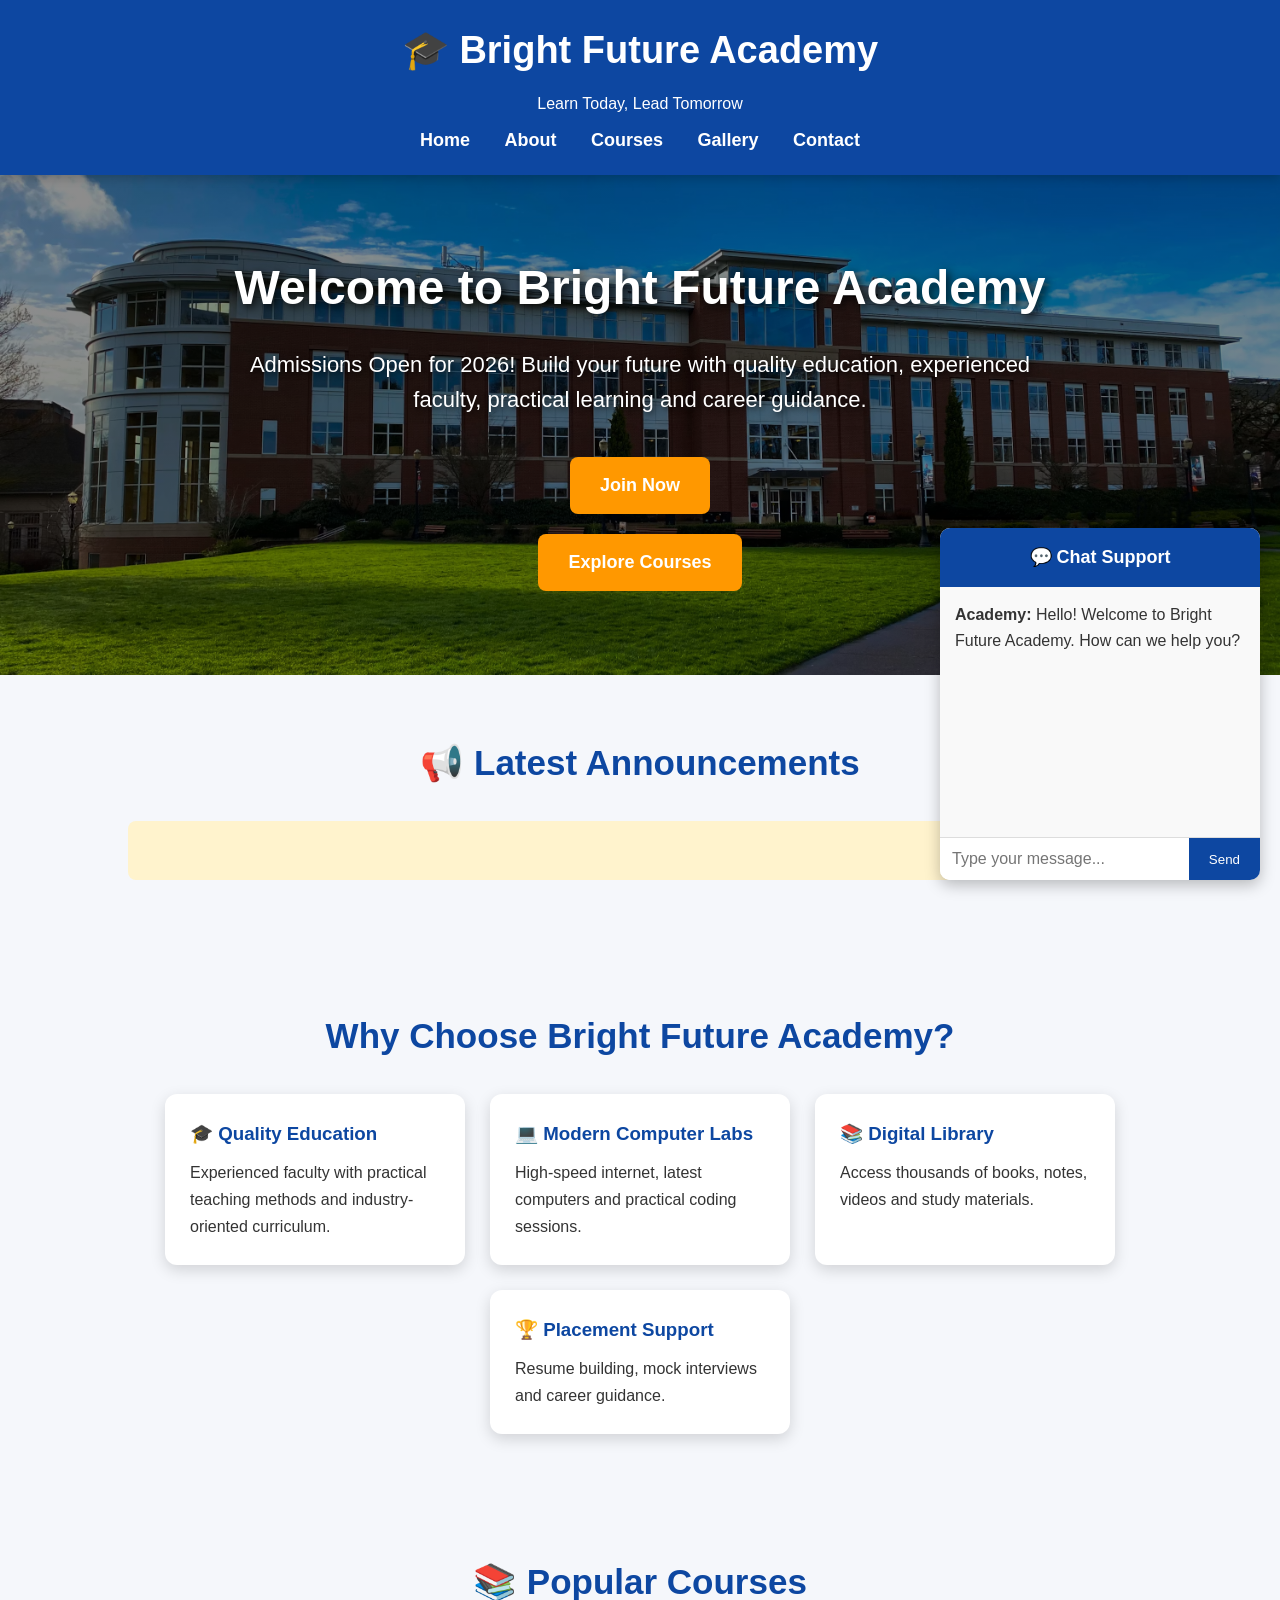
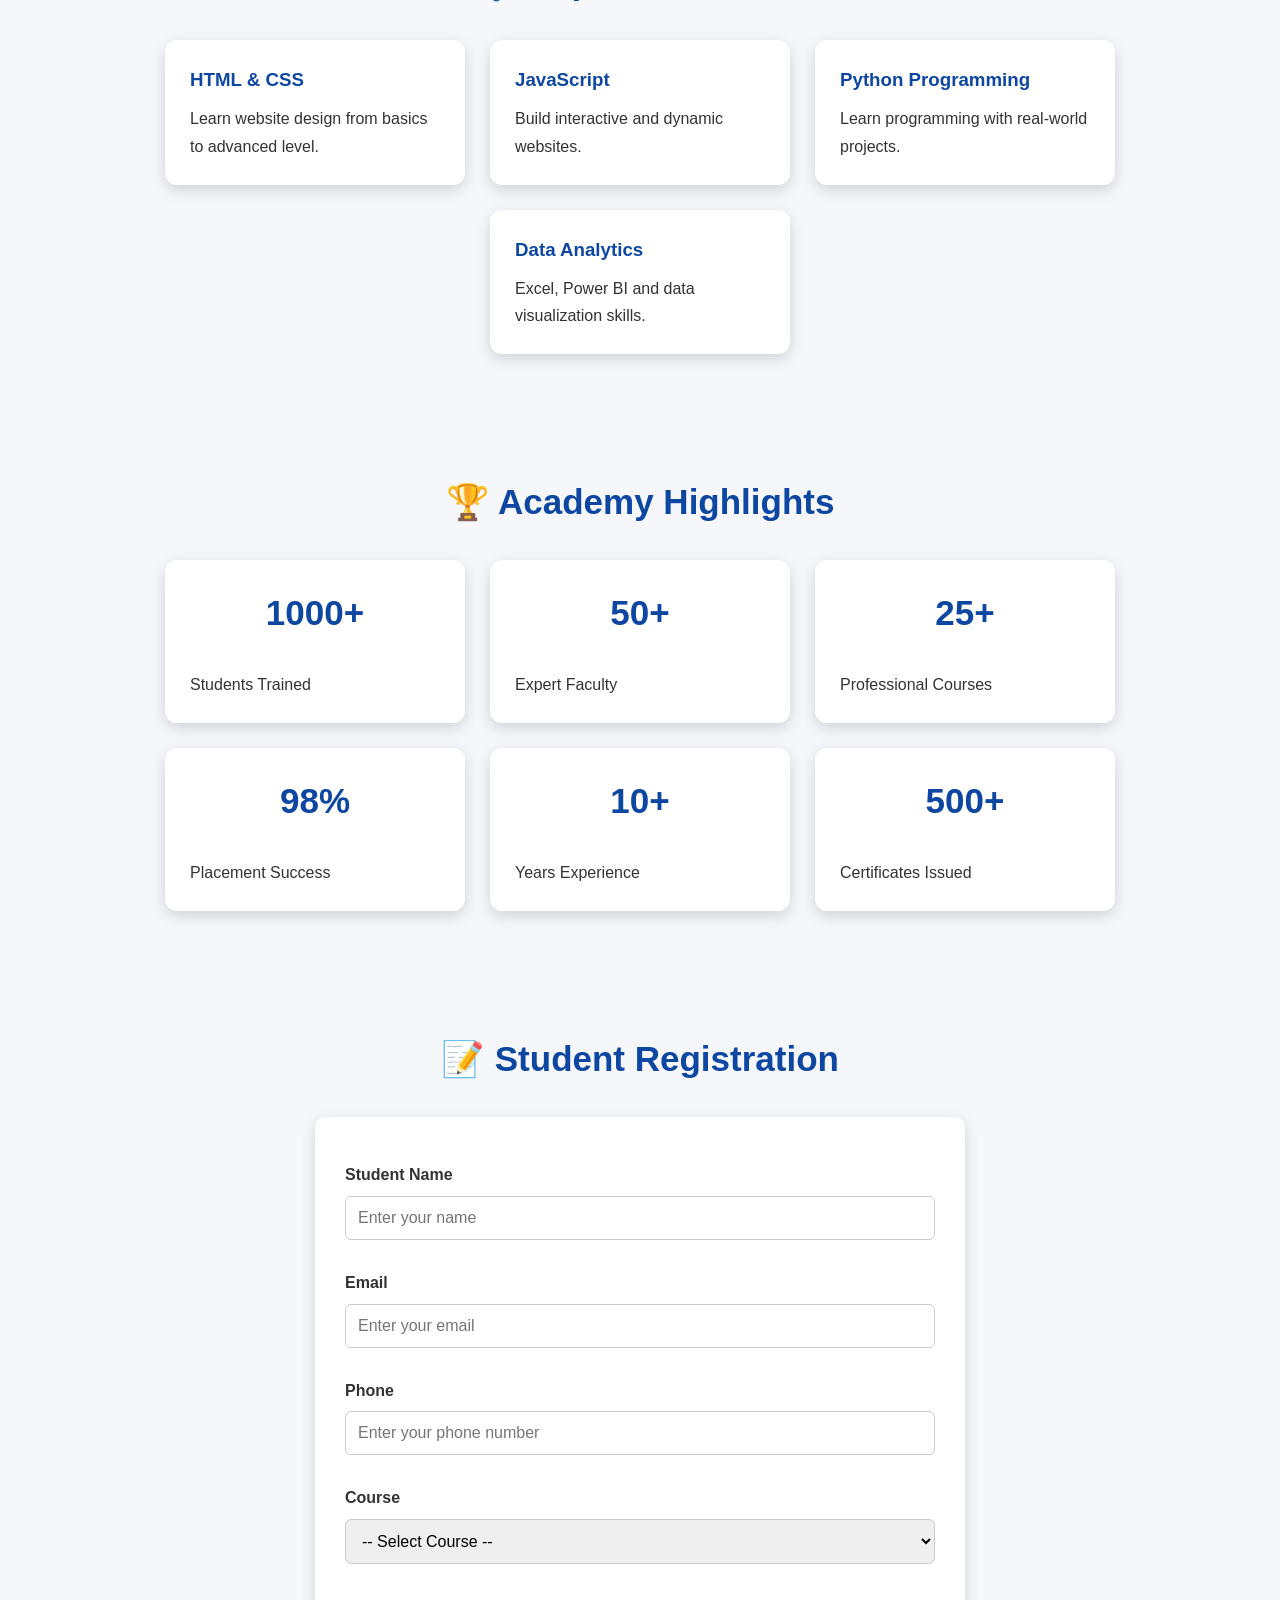
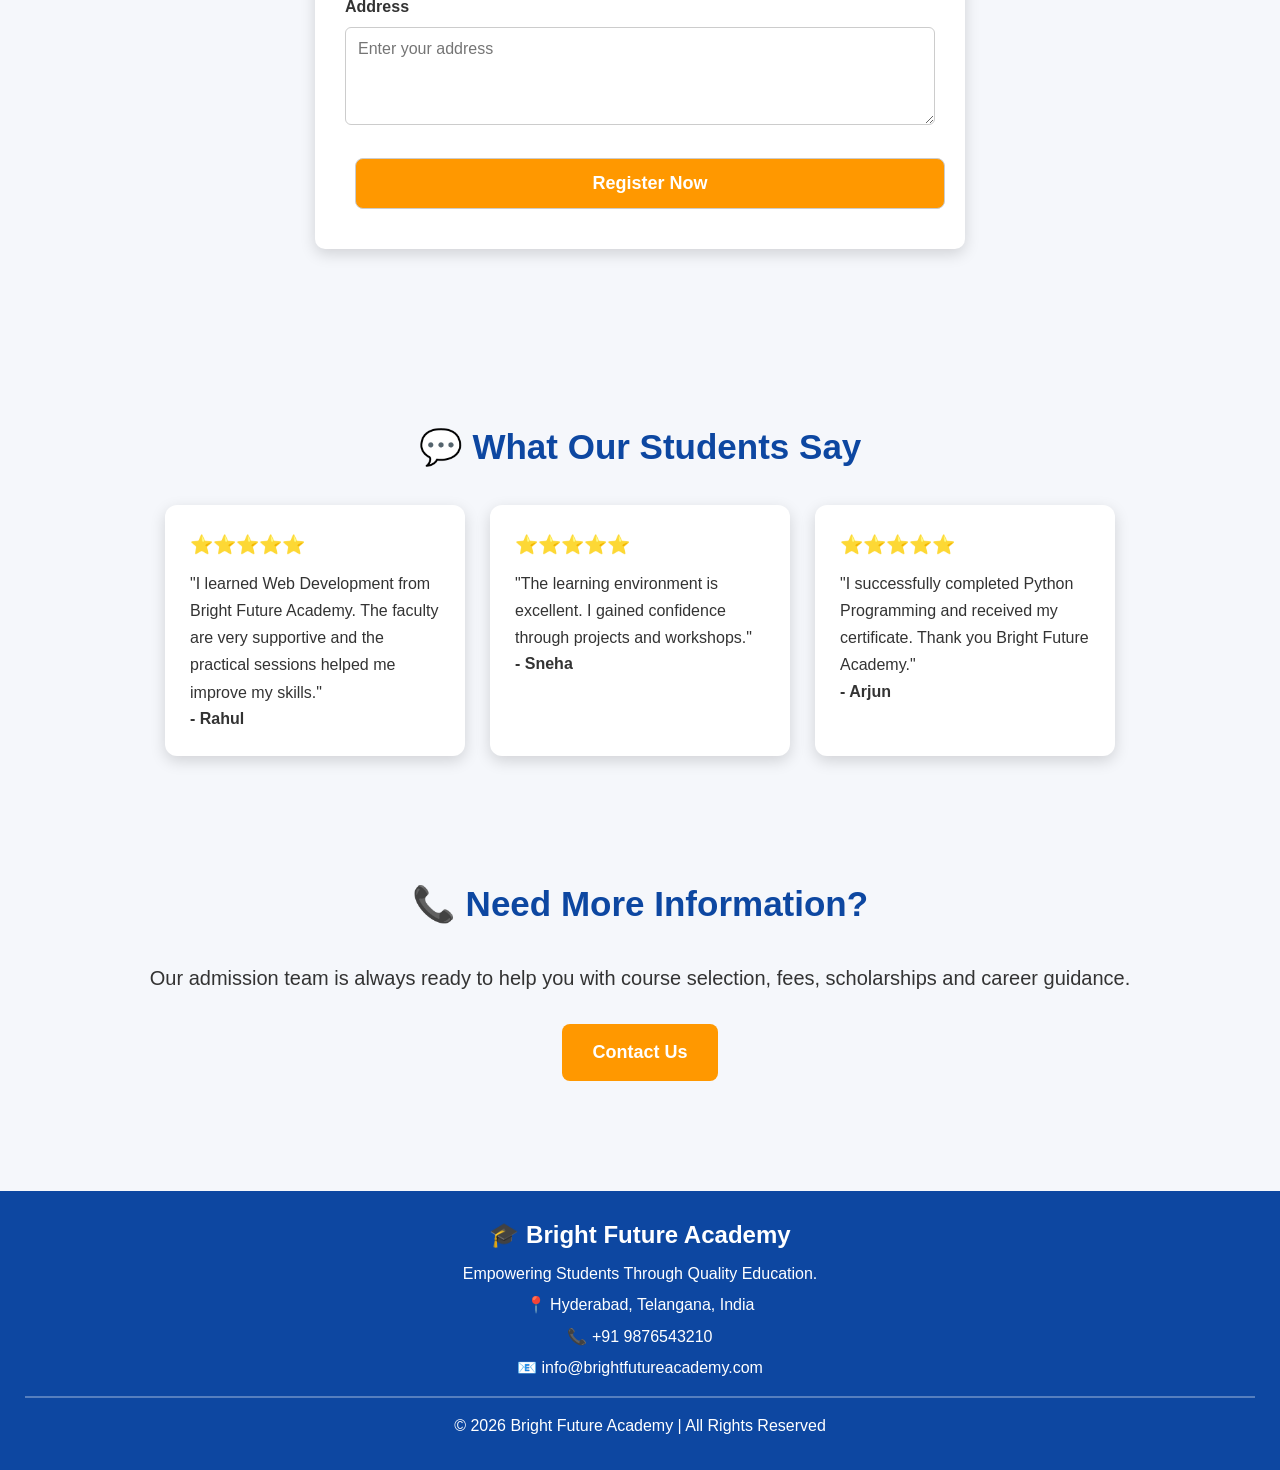
<file: index.html>
<!DOCTYPE html>
<html lang="en">

<head>

<meta charset="UTF-8">
<meta name="viewport" content="width=device-width, initial-scale=1.0">

<title>Bright Future Academy</title>

<meta name="description" content="Bright Future Academy - Quality Education for a Better Future">
<meta name="keywords" content="Education, Courses, Academy, Students">

<link rel="stylesheet" href="style.css">

</head>

<body>

<header>

<div class="logo">
<h1>🎓 Bright Future Academy</h1>
<p>Learn Today, Lead Tomorrow</p>
</div>

<nav>

<a href="index.html">Home</a>
<a href="about.html">About</a>
<a href="courses.html">Courses</a>
<a href="gallery.html">Gallery</a>
<a href="contact.html">Contact</a>

</nav>

</header>

<section class="hero">

<h2>Welcome to Bright Future Academy</h2>

<p>
Admissions Open for 2026! Build your future with quality education,
experienced faculty, practical learning and career guidance.
</p>

<a href="#register" class="btn">Join Now</a>

<a href="courses.html" class="btn">Explore Courses</a>

</section>

<section>

<h2>📢 Latest Announcements</h2>

<marquee behavior="scroll" direction="left">

🎓 Admissions Open for 2026 |
💻 New Web Development Batch Starts on 15 July |
📚 Free Demo Classes Every Saturday |
🏆 Scholarships Available for Eligible Students |
📝 Register Today!

</marquee>

</section>

<section>

<h2>Why Choose Bright Future Academy?</h2>

<div class="cards">

<div class="card">

<h3>🎓 Quality Education</h3>

<p>

Experienced faculty with practical teaching methods and
industry-oriented curriculum.

</p>

</div>

<div class="card">

<h3>💻 Modern Computer Labs</h3>

<p>

High-speed internet, latest computers and practical coding sessions.

</p>

</div>

<div class="card">

<h3>📚 Digital Library</h3>

<p>

Access thousands of books, notes, videos and study materials.

</p>

</div>

<div class="card">

<h3>🏆 Placement Support</h3>

<p>

Resume building, mock interviews and career guidance.

</p>

</div>

</div>

</section>
<section>

<h2>📚 Popular Courses</h2>

<div class="cards">

<div class="card">
<h3>HTML & CSS</h3>
<p>Learn website design from basics to advanced level.</p>
</div>

<div class="card">
<h3>JavaScript</h3>
<p>Build interactive and dynamic websites.</p>
</div>

<div class="card">
<h3>Python Programming</h3>
<p>Learn programming with real-world projects.</p>
</div>

<div class="card">
<h3>Data Analytics</h3>
<p>Excel, Power BI and data visualization skills.</p>
</div>

</div>

</section>


<section>

<h2>🏆 Academy Highlights</h2>

<div class="cards">

<div class="card">
<h2>1000+</h2>
<p>Students Trained</p>
</div>

<div class="card">
<h2>50+</h2>
<p>Expert Faculty</p>
</div>

<div class="card">
<h2>25+</h2>
<p>Professional Courses</p>
</div>

<div class="card">
<h2>98%</h2>
<p>Placement Success</p>
</div>

<div class="card">
<h2>10+</h2>
<p>Years Experience</p>
</div>

<div class="card">
<h2>500+</h2>
<p>Certificates Issued</p>
</div>

</div>

</section>


<section id="register">

<h2>📝 Student Registration</h2>

<form onsubmit="return registerStudent()">

<label>Student Name</label>
<input type="text" id="studentName" placeholder="Enter your name">

<label>Email</label>
<input type="email" id="studentEmail" placeholder="Enter your email">

<label>Phone</label>
<input type="tel" id="studentPhone" placeholder="Enter your phone number">

<label>Course</label>
<select id="studentCourse">
<option value="">-- Select Course --</option>
<option>HTML & CSS</option>
<option>JavaScript</option>
<option>Python Programming</option>
<option>Data Analytics</option>
</select>

<label>Address</label>
<textarea id="studentAddress" rows="4" placeholder="Enter your address"></textarea>

<input type="submit" value="Register Now" class="btn">

</form>

<div id="result"></div>

</section>
<section>

<h2>💬 What Our Students Say</h2>

<div class="cards">

<div class="card">

<h3>⭐⭐⭐⭐⭐</h3>

<p>

"I learned Web Development from Bright Future Academy.
The faculty are very supportive and the practical sessions
helped me improve my skills."

</p>

<b>- Rahul</b>

</div>

<div class="card">

<h3>⭐⭐⭐⭐⭐</h3>

<p>

"The learning environment is excellent. I gained confidence
through projects and workshops."

</p>

<b>- Sneha</b>

</div>

<div class="card">

<h3>⭐⭐⭐⭐⭐</h3>

<p>

"I successfully completed Python Programming and received
my certificate. Thank you Bright Future Academy."

</p>

<b>- Arjun</b>

</div>

</div>

</section>

<section>

<h2>📞 Need More Information?</h2>

<p style="text-align:center;font-size:20px;">

Our admission team is always ready to help you with course
selection, fees, scholarships and career guidance.

</p>

<div style="text-align:center;margin-top:20px;">

<a href="contact.html" class="btn">Contact Us</a>

</div>

</section>


<footer>

<h2>🎓 Bright Future Academy</h2>

<p>Empowering Students Through Quality Education.</p>

<p>📍 Hyderabad, Telangana, India</p>

<p>📞 +91 9876543210</p>

<p>📧 info@brightfutureacademy.com</p>

<hr>

<p>© 2026 Bright Future Academy | All Rights Reserved</p>

</footer>

<!-- Chat Widget Start -->

<div class="chat-widget">

    <div class="chat-header">
        💬 Chat Support
    </div>

    <div class="chat-body" id="chatBody">
        <p><strong>Academy:</strong> Hello! Welcome to Bright Future Academy. How can we help you?</p>
    </div>

    <div class="chat-input">
        <input type="text" id="message" placeholder="Type your message...">
        <button onclick="sendMessage()">Send</button>
    </div>

</div>

<!-- Chat Widget End -->

<script src="script.js"></script>

</body>

</html>
</file>
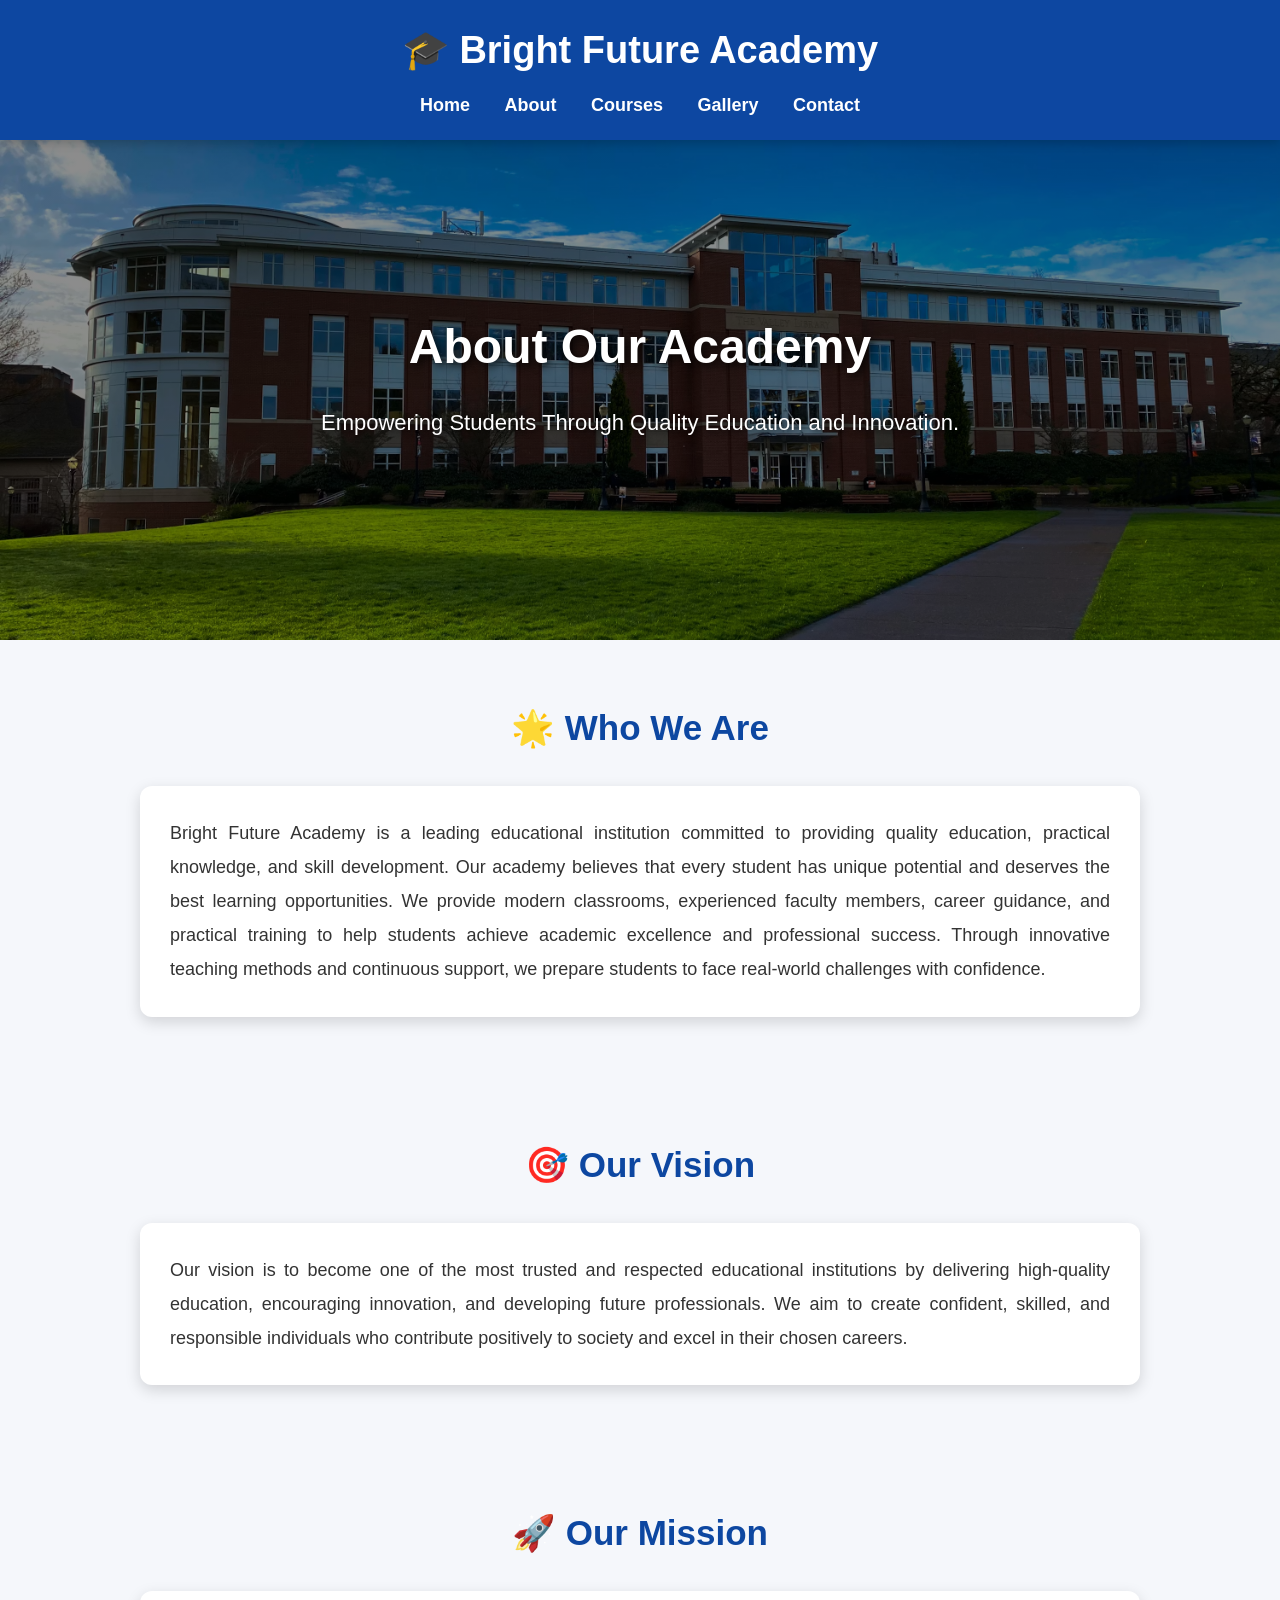
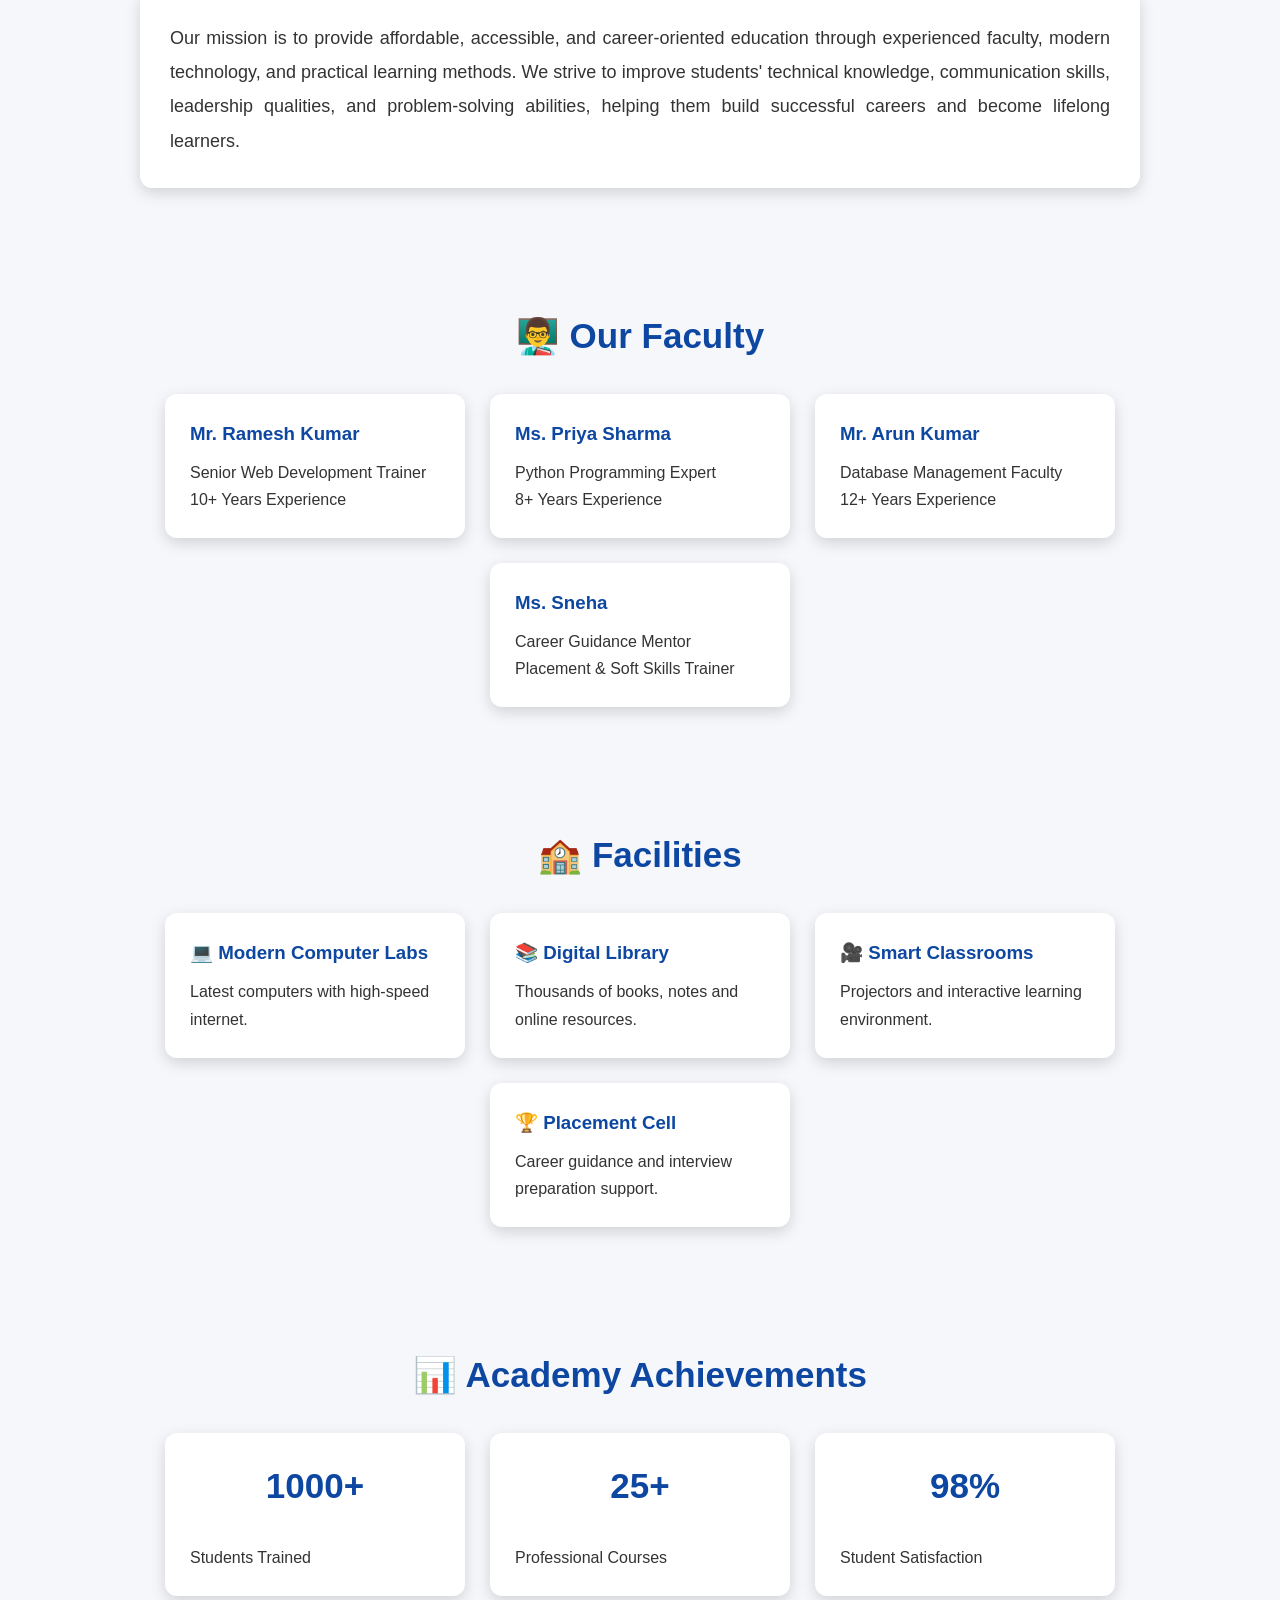
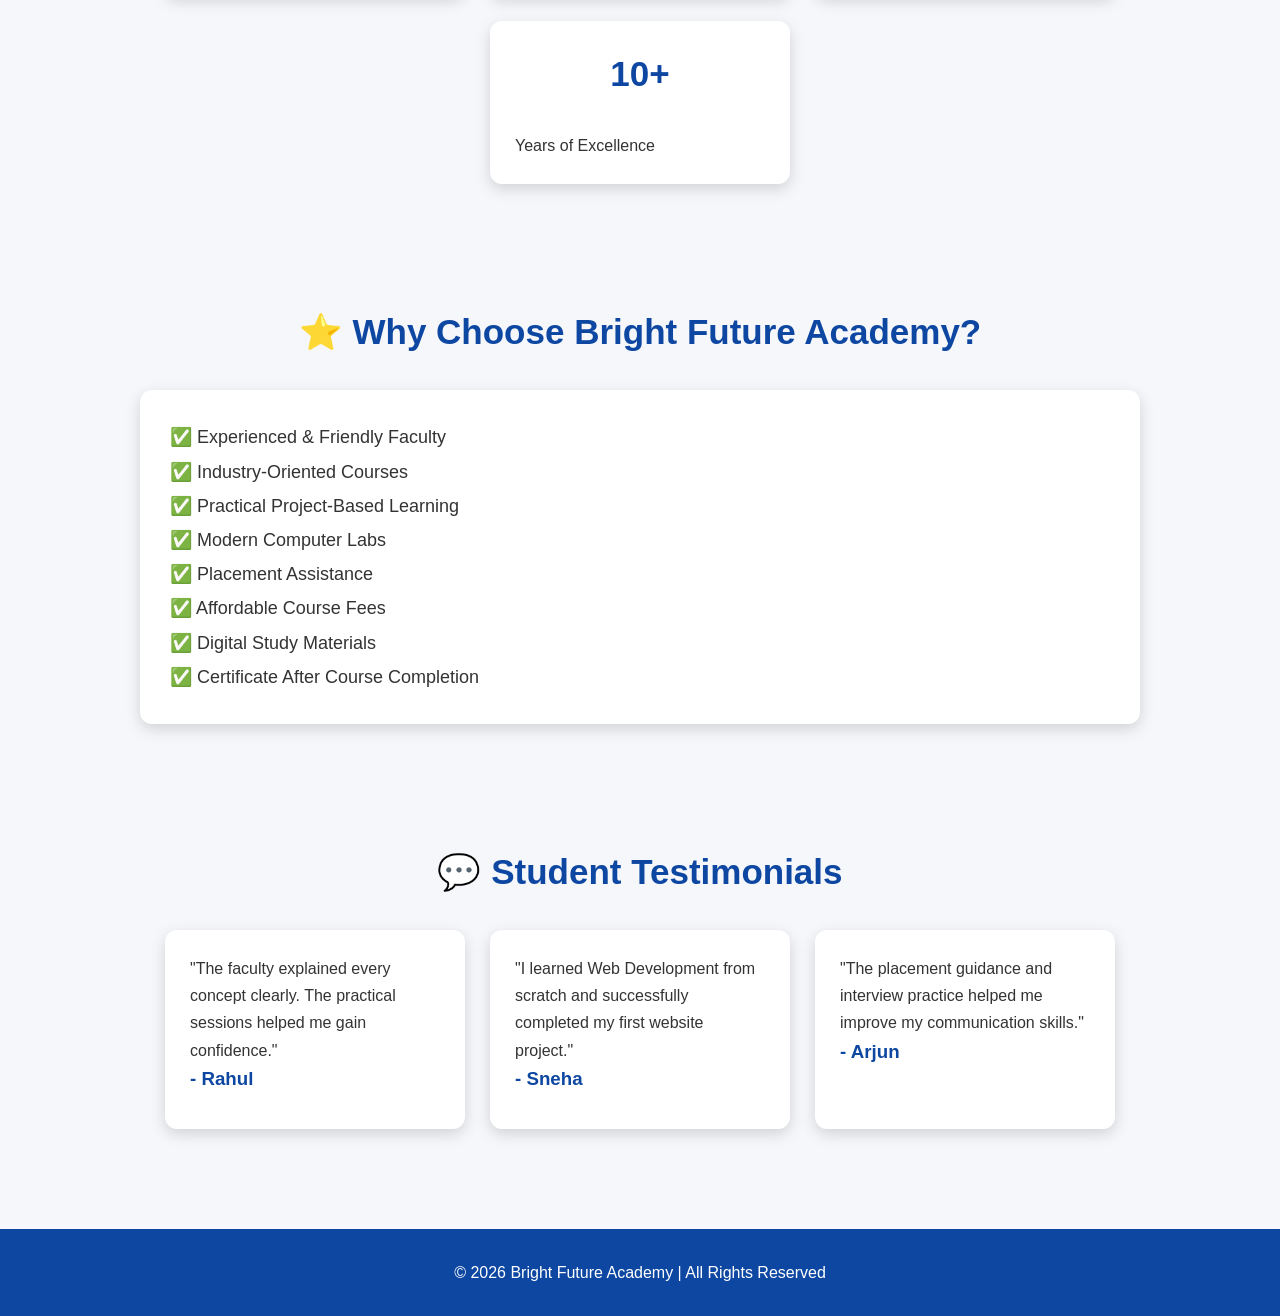
<file: about.html>
<!DOCTYPE html>
<html lang="en">

<head>

<meta charset="UTF-8">
<meta name="viewport" content="width=device-width, initial-scale=1.0">

<title>About Us | Bright Future Academy</title>

<meta name="description" content="About Bright Future Academy">

<link rel="stylesheet" href="style.css">

</head>

<body>

<header>

<h1>🎓 Bright Future Academy</h1>

<nav>

<a href="index.html">Home</a>
<a href="about.html">About</a>
<a href="courses.html">Courses</a>
<a href="gallery.html">Gallery</a>
<a href="contact.html">Contact</a>

</nav>

</header>

<section class="hero">

<h2>About Our Academy</h2>

<p>Empowering Students Through Quality Education and Innovation.</p>

</section>
<section>

<h2>🌟 Who We Are</h2>

<div class="card about-card">

<p>

Bright Future Academy is a leading educational institution committed to
providing quality education, practical knowledge, and skill development.
Our academy believes that every student has unique potential and deserves
the best learning opportunities. We provide modern classrooms, experienced
faculty members, career guidance, and practical training to help students
achieve academic excellence and professional success. Through innovative
teaching methods and continuous support, we prepare students to face
real-world challenges with confidence.

</p>

</div>

</section>
<section>

<h2>🎯 Our Vision</h2>

<div class="card about-card">

<p>

Our vision is to become one of the most trusted and respected educational
institutions by delivering high-quality education, encouraging innovation,
and developing future professionals. We aim to create confident, skilled,
and responsible individuals who contribute positively to society and
excel in their chosen careers.

</p>

</div>

</section>
<section>

<h2>🚀 Our Mission</h2>

<div class="card about-card">

<p>

Our mission is to provide affordable, accessible, and career-oriented
education through experienced faculty, modern technology, and practical
learning methods. We strive to improve students' technical knowledge,
communication skills, leadership qualities, and problem-solving abilities,
helping them build successful careers and become lifelong learners.

</p>

</div>

</section>



<section>

<h2>👨‍🏫 Our Faculty</h2>

<div class="cards">

<div class="card">

<h3>Mr. Ramesh Kumar</h3>

<p>Senior Web Development Trainer</p>

<p>10+ Years Experience</p>

</div>

<div class="card">

<h3>Ms. Priya Sharma</h3>

<p>Python Programming Expert</p>

<p>8+ Years Experience</p>

</div>

<div class="card">

<h3>Mr. Arun Kumar</h3>

<p>Database Management Faculty</p>

<p>12+ Years Experience</p>

</div>

<div class="card">

<h3>Ms. Sneha</h3>

<p>Career Guidance Mentor</p>

<p>Placement & Soft Skills Trainer</p>

</div>

</div>

</section>

<section>

<h2>🏫 Facilities</h2>

<div class="cards">

<div class="card">

<h3>💻 Modern Computer Labs</h3>

<p>Latest computers with high-speed internet.</p>

</div>

<div class="card">

<h3>📚 Digital Library</h3>

<p>Thousands of books, notes and online resources.</p>

</div>

<div class="card">

<h3>🎥 Smart Classrooms</h3>

<p>Projectors and interactive learning environment.</p>

</div>

<div class="card">

<h3>🏆 Placement Cell</h3>

<p>Career guidance and interview preparation support.</p>

</div>

</div>

</section>

<section>

<h2>📊 Academy Achievements</h2>

<div class="cards">

<div class="card">

<h2>1000+</h2>

<p>Students Trained</p>

</div>

<div class="card">

<h2>25+</h2>

<p>Professional Courses</p>

</div>

<div class="card">

<h2>98%</h2>

<p>Student Satisfaction</p>

</div>

<div class="card">

<h2>10+</h2>

<p>Years of Excellence</p>

</div>

</div>

</section>

<section>

<h2>⭐ Why Choose Bright Future Academy?</h2>

<div class="card full-card">

<p>✅ Experienced & Friendly Faculty</p>

<p>✅ Industry-Oriented Courses</p>

<p>✅ Practical Project-Based Learning</p>

<p>✅ Modern Computer Labs</p>

<p>✅ Placement Assistance</p>

<p>✅ Affordable Course Fees</p>

<p>✅ Digital Study Materials</p>

<p>✅ Certificate After Course Completion</p>

</div>

</section>

<section>

<h2>💬 Student Testimonials</h2>

<div class="cards">

<div class="card">

<p>

"The faculty explained every concept clearly.
The practical sessions helped me gain confidence."

</p>

<h3>- Rahul</h3>

</div>

<div class="card">

<p>

"I learned Web Development from scratch and
successfully completed my first website project."

</p>

<h3>- Sneha</h3>

</div>

<div class="card">

<p>

"The placement guidance and interview practice
helped me improve my communication skills."

</p>

<h3>- Arjun</h3>

</div>

</div>

</section>

<footer>

<p>

© 2026 Bright Future Academy | All Rights Reserved

</p>

</footer>

</body>

</html>
</file>
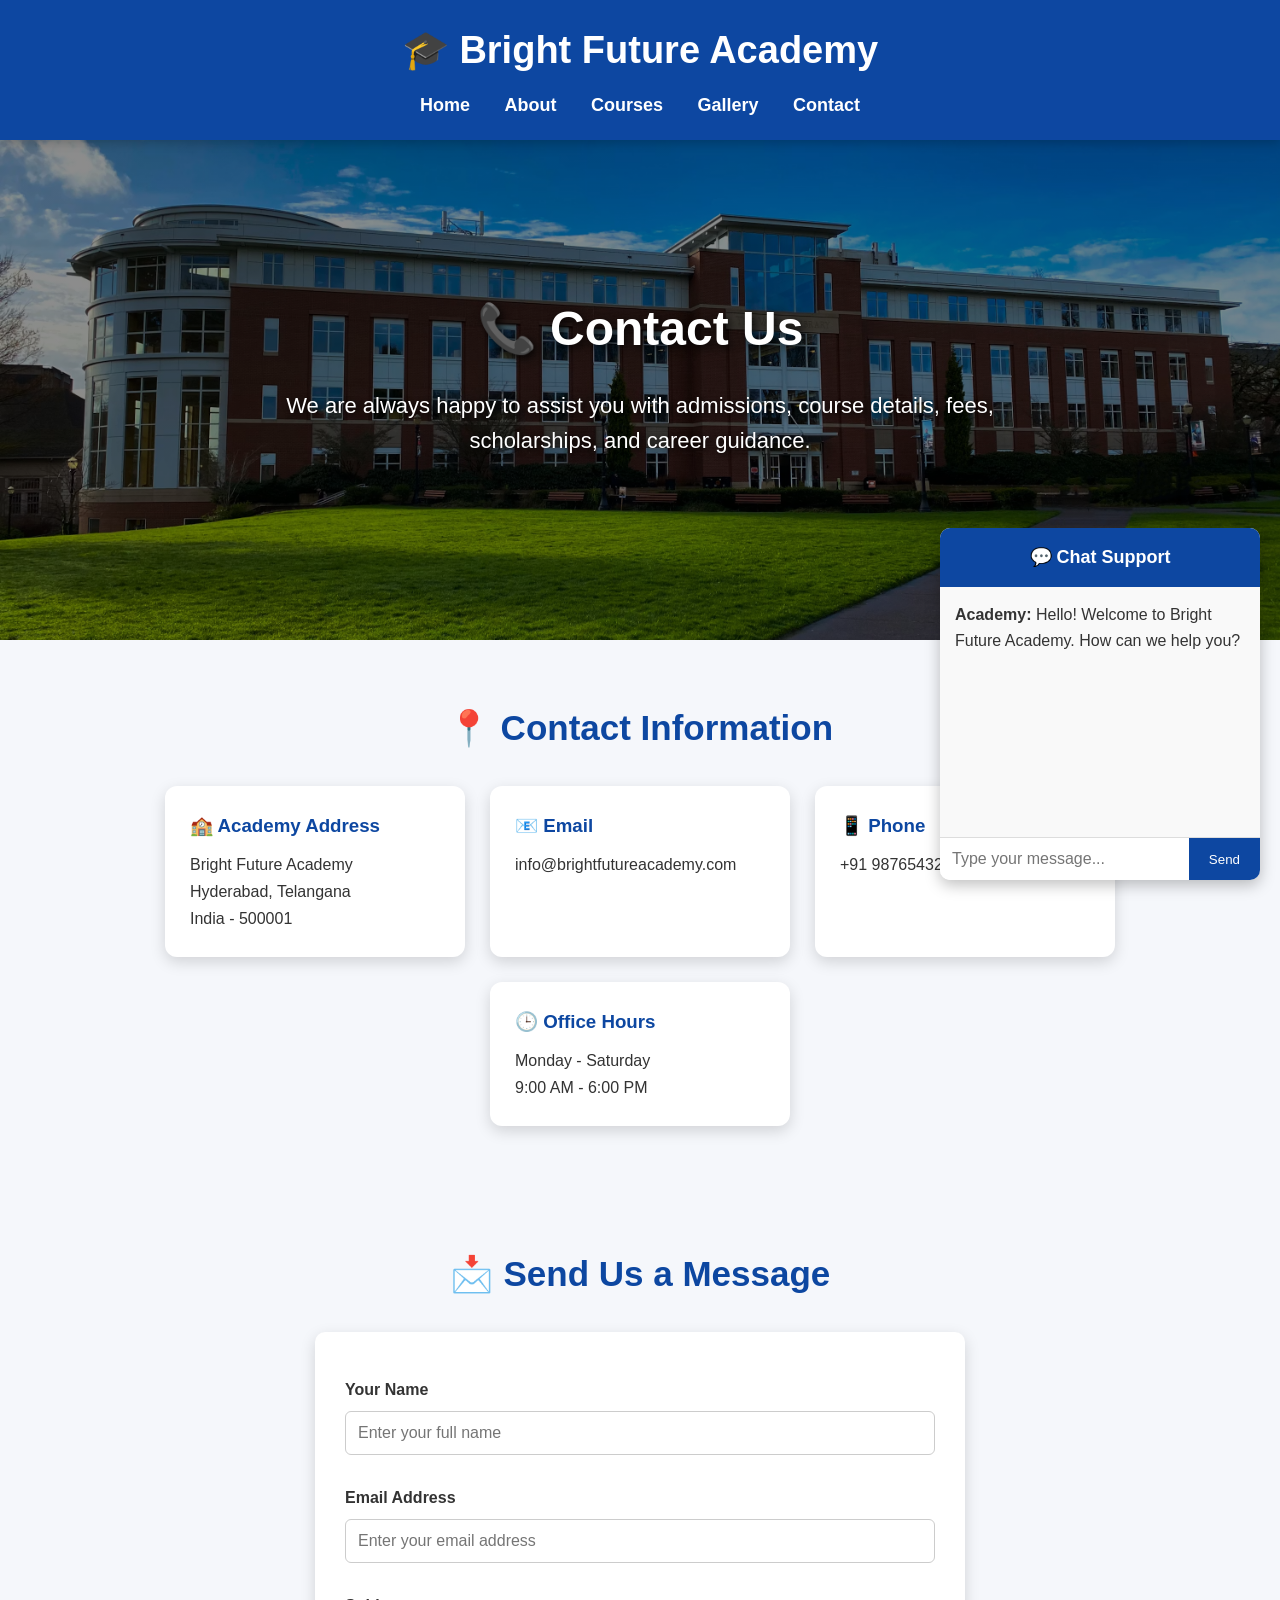
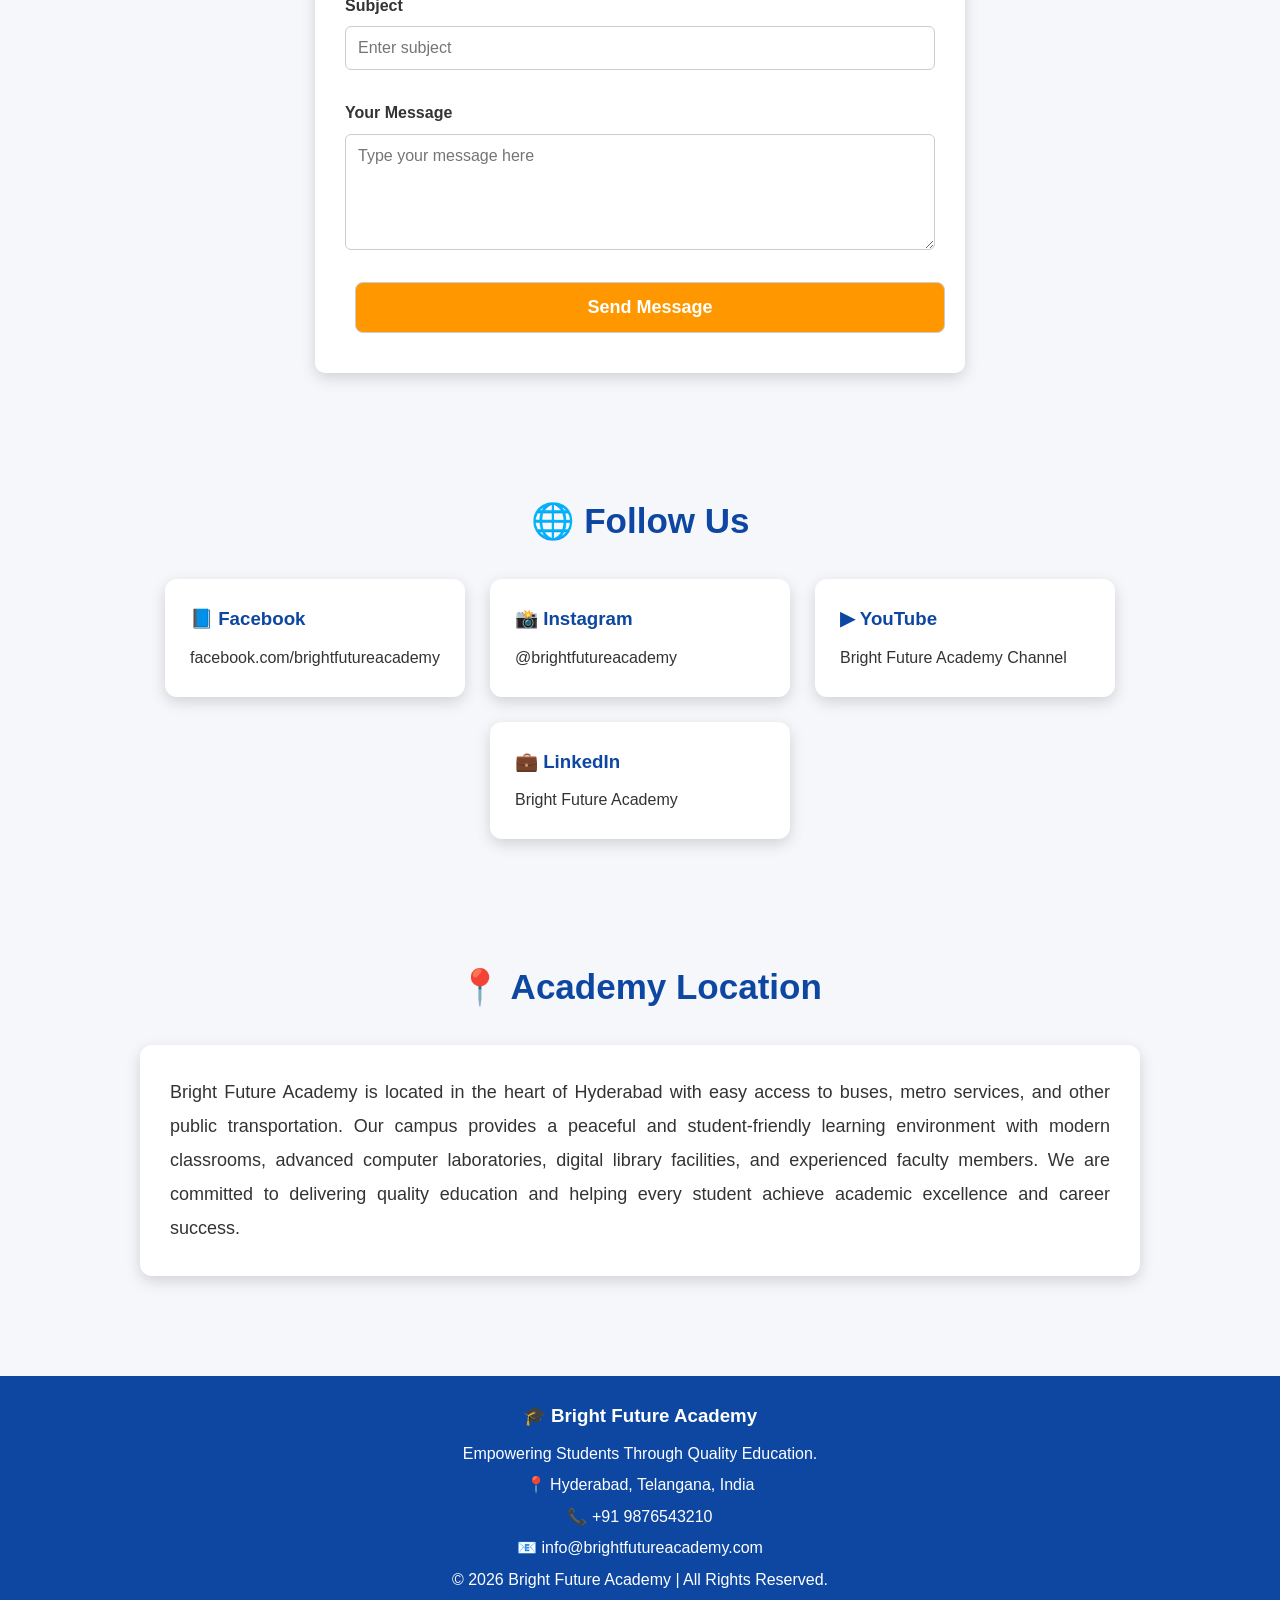
<file: contact.html>
<!DOCTYPE html>
<html lang="en">

<head>

<meta charset="UTF-8">
<meta name="viewport" content="width=device-width, initial-scale=1.0">

<title>Contact | Bright Future Academy</title>

<meta name="description" content="Contact Bright Future Academy">

<link rel="stylesheet" href="style.css">

</head>

<body>

<header>

<h1>🎓 Bright Future Academy</h1>

<nav>

<a href="index.html">Home</a>
<a href="about.html">About</a>
<a href="courses.html">Courses</a>
<a href="gallery.html">Gallery</a>
<a href="contact.html">Contact</a>

</nav>

</header>

<section class="hero">

<h2>📞 Contact Us</h2>

<p>
We are always happy to assist you with admissions, course details,
fees, scholarships, and career guidance.
</p>

</section>

<section>

<h2>📍 Contact Information</h2>

<div class="cards">

<div class="card">

<h3>🏫 Academy Address</h3>

<p>
Bright Future Academy<br>
Hyderabad, Telangana<br>
India - 500001
</p>

</div>

<div class="card">

<h3>📧 Email</h3>

<p>info@brightfutureacademy.com</p>

</div>

<div class="card">

<h3>📱 Phone</h3>

<p>+91 9876543210</p>

</div>

<div class="card">

<h3>🕒 Office Hours</h3>

<p>Monday - Saturday</p>

<p>9:00 AM - 6:00 PM</p>

</div>

</div>

</section>

<section>

<h2>📩 Send Us a Message</h2>

<form onsubmit="return false;">

<label>Your Name</label>
<input type="text" placeholder="Enter your full name">

<label>Email Address</label>
<input type="email" placeholder="Enter your email address">

<label>Subject</label>
<input type="text" placeholder="Enter subject">

<label>Your Message</label>
<textarea rows="5" placeholder="Type your message here"></textarea>

<input type="submit" value="Send Message" class="btn">

</form>

</section>

<section>

<h2>🌐 Follow Us</h2>

<div class="cards">

<div class="card">

<h3>📘 Facebook</h3>

<p>facebook.com/brightfutureacademy</p>

</div>

<div class="card">

<h3>📸 Instagram</h3>

<p>@brightfutureacademy</p>

</div>

<div class="card">

<h3>▶ YouTube</h3>

<p>Bright Future Academy Channel</p>

</div>

<div class="card">

<h3>💼 LinkedIn</h3>

<p>Bright Future Academy</p>

</div>

</div>

</section>
<section>

<h2>📍 Academy Location</h2>

<div class="card full-card">

<p>

Bright Future Academy is located in the heart of Hyderabad with easy access to buses, metro services, and other public transportation. Our campus provides a peaceful and student-friendly learning environment with modern classrooms, advanced computer laboratories, digital library facilities, and experienced faculty members. We are committed to delivering quality education and helping every student achieve academic excellence and career success.

</p>

</div>

</section>

<footer>

<h3>🎓 Bright Future Academy</h3>

<p>Empowering Students Through Quality Education.</p>

<p>📍 Hyderabad, Telangana, India</p>

<p>📞 +91 9876543210</p>

<p>📧 info@brightfutureacademy.com</p>

<p>© 2026 Bright Future Academy | All Rights Reserved.</p>

</footer>

<!-- Chat Widget Start -->

<div class="chat-widget">

    <div class="chat-header">
        💬 Chat Support
    </div>

    <div class="chat-body" id="chatBody">
        <p><strong>Academy:</strong> Hello! Welcome to Bright Future Academy. How can we help you?</p>
    </div>

    <div class="chat-input">
        <input type="text" id="message" placeholder="Type your message...">
        <button onclick="sendMessage()">Send</button>
    </div>

</div>

<!-- Chat Widget End -->

<script src="script.js"></script>

</body>

</html>
</file>
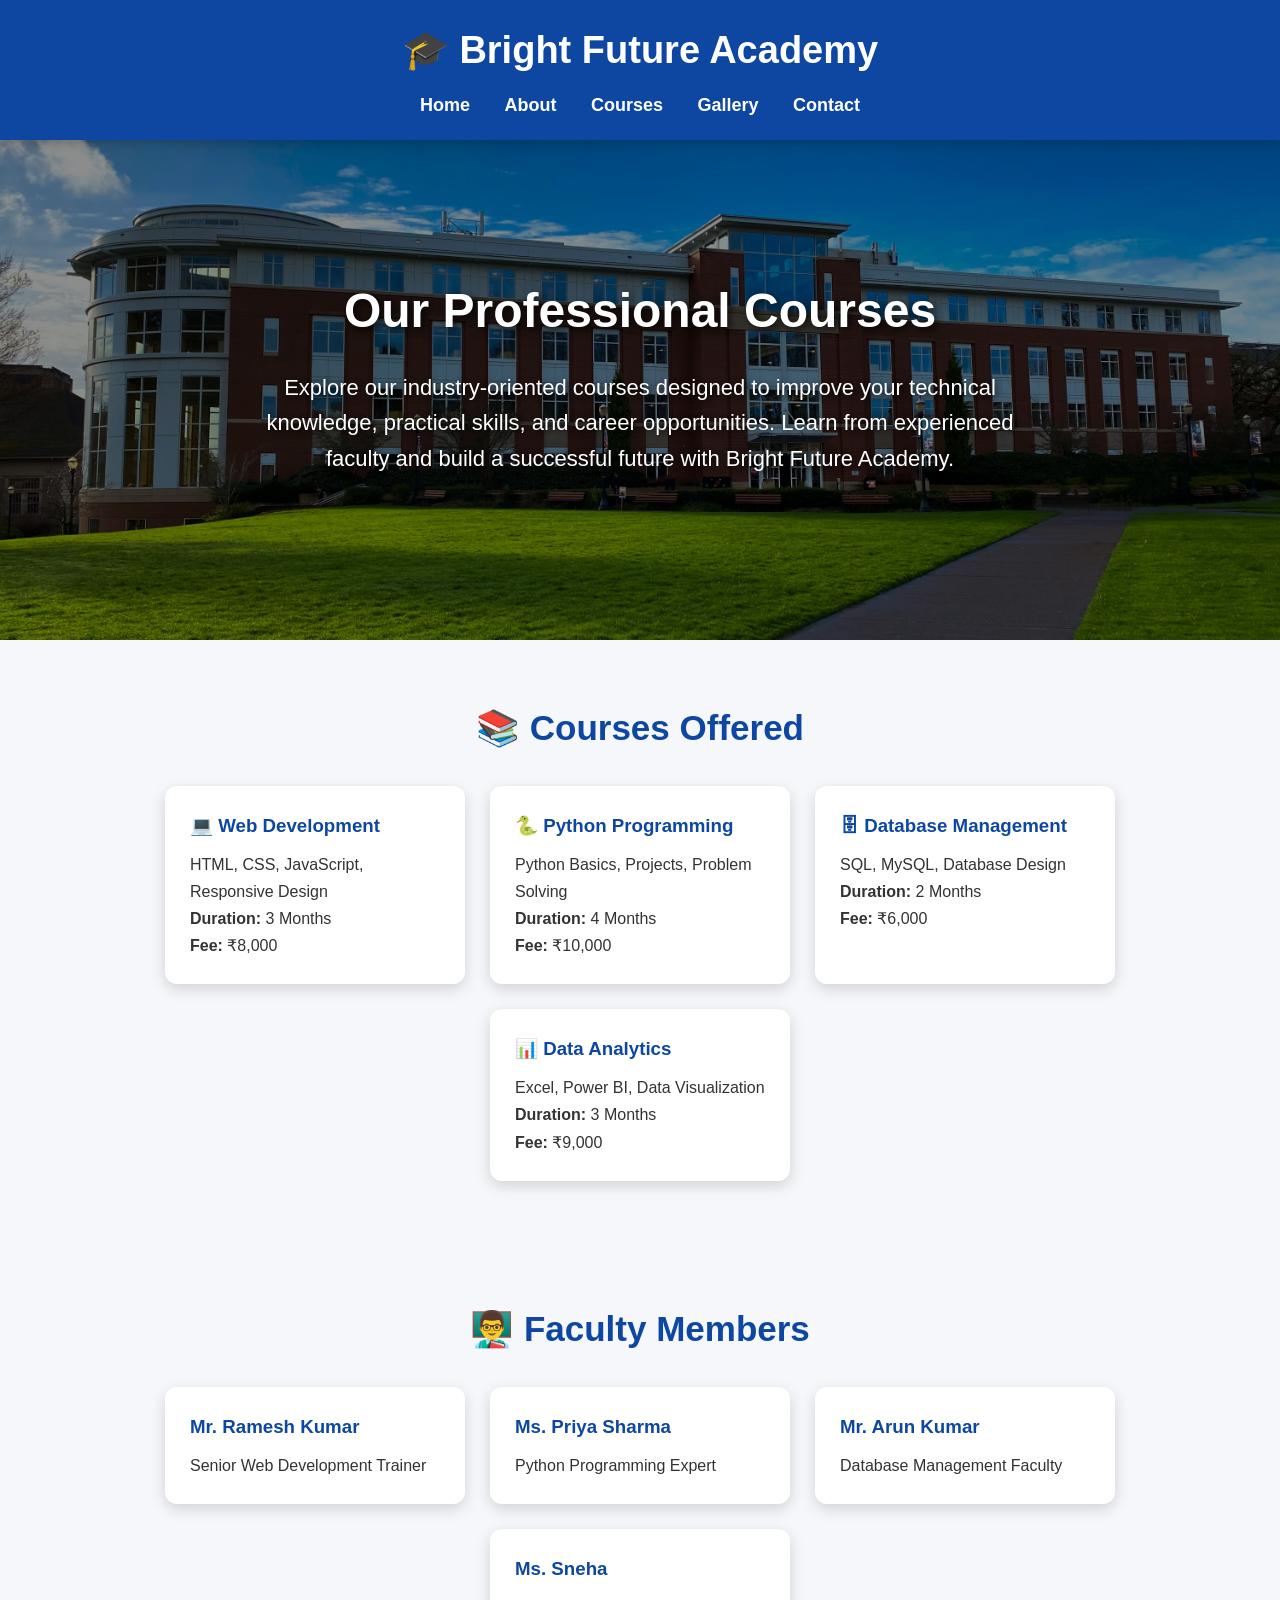
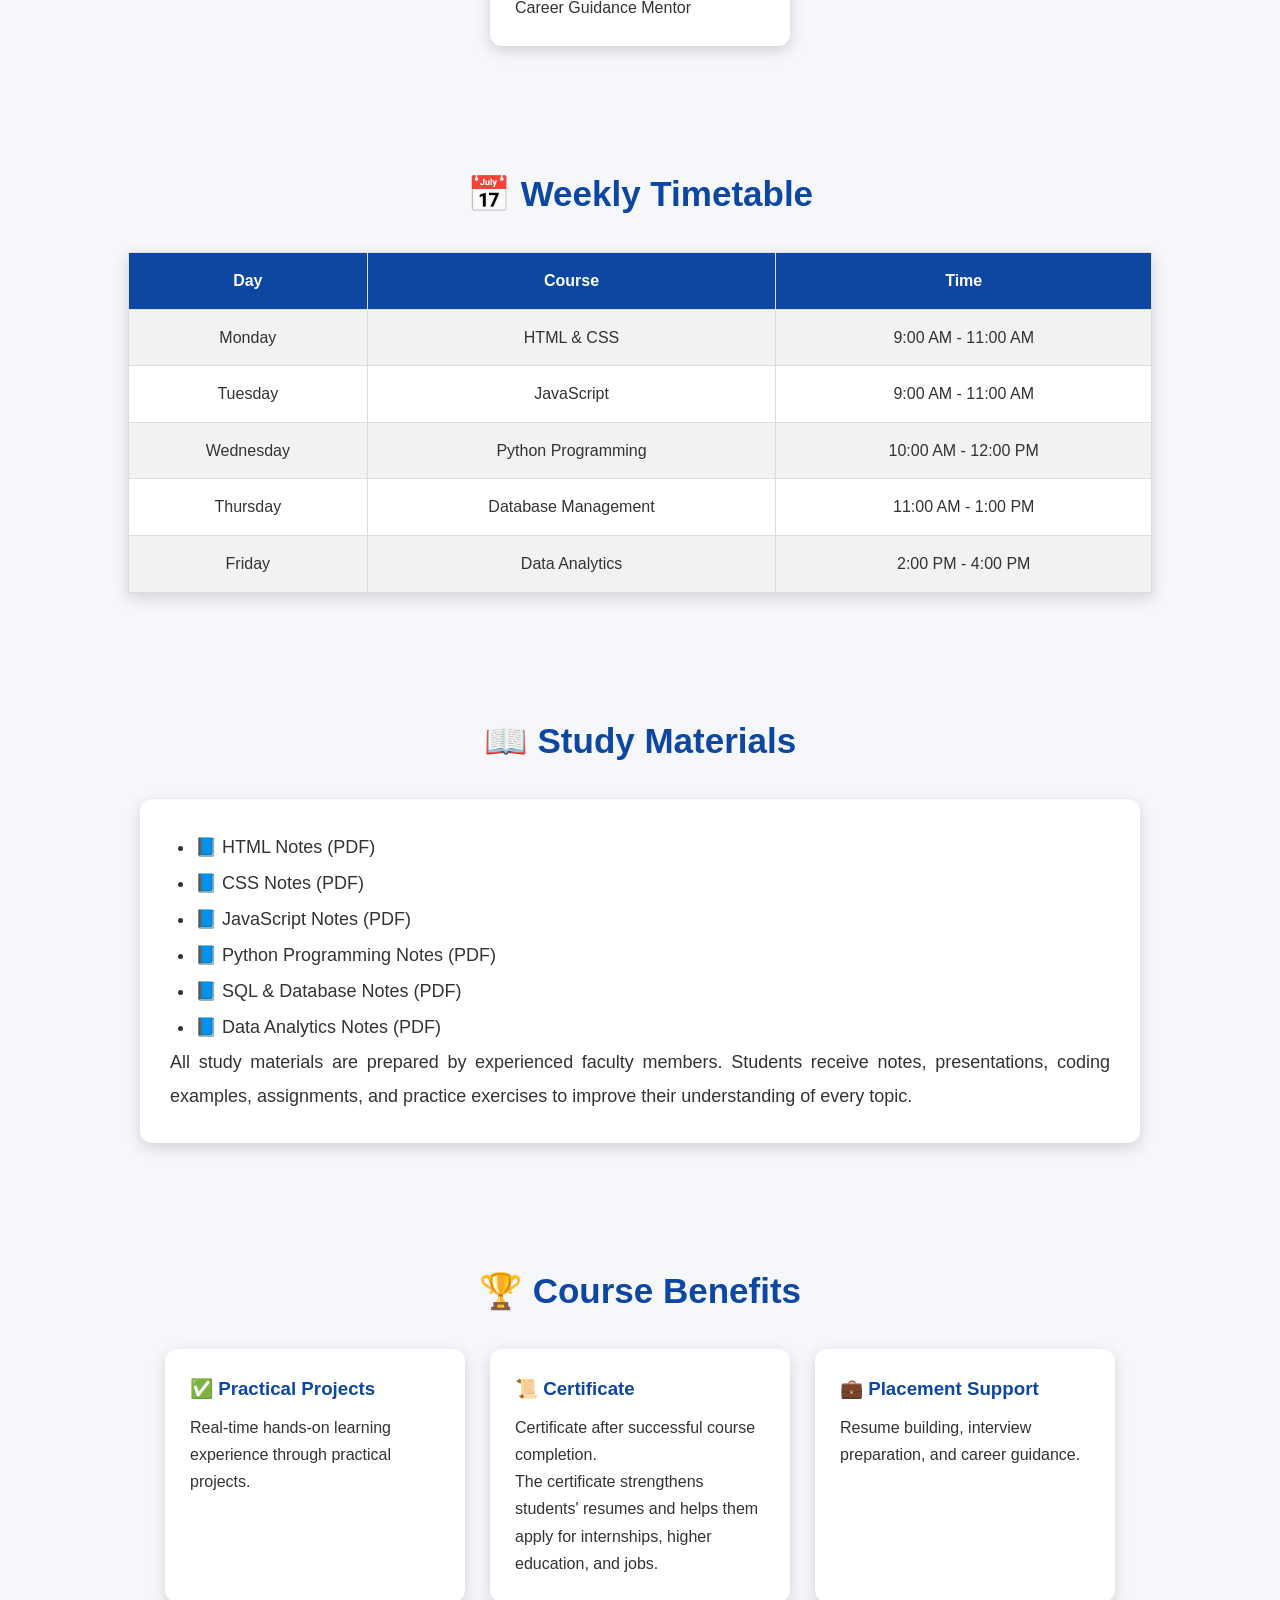
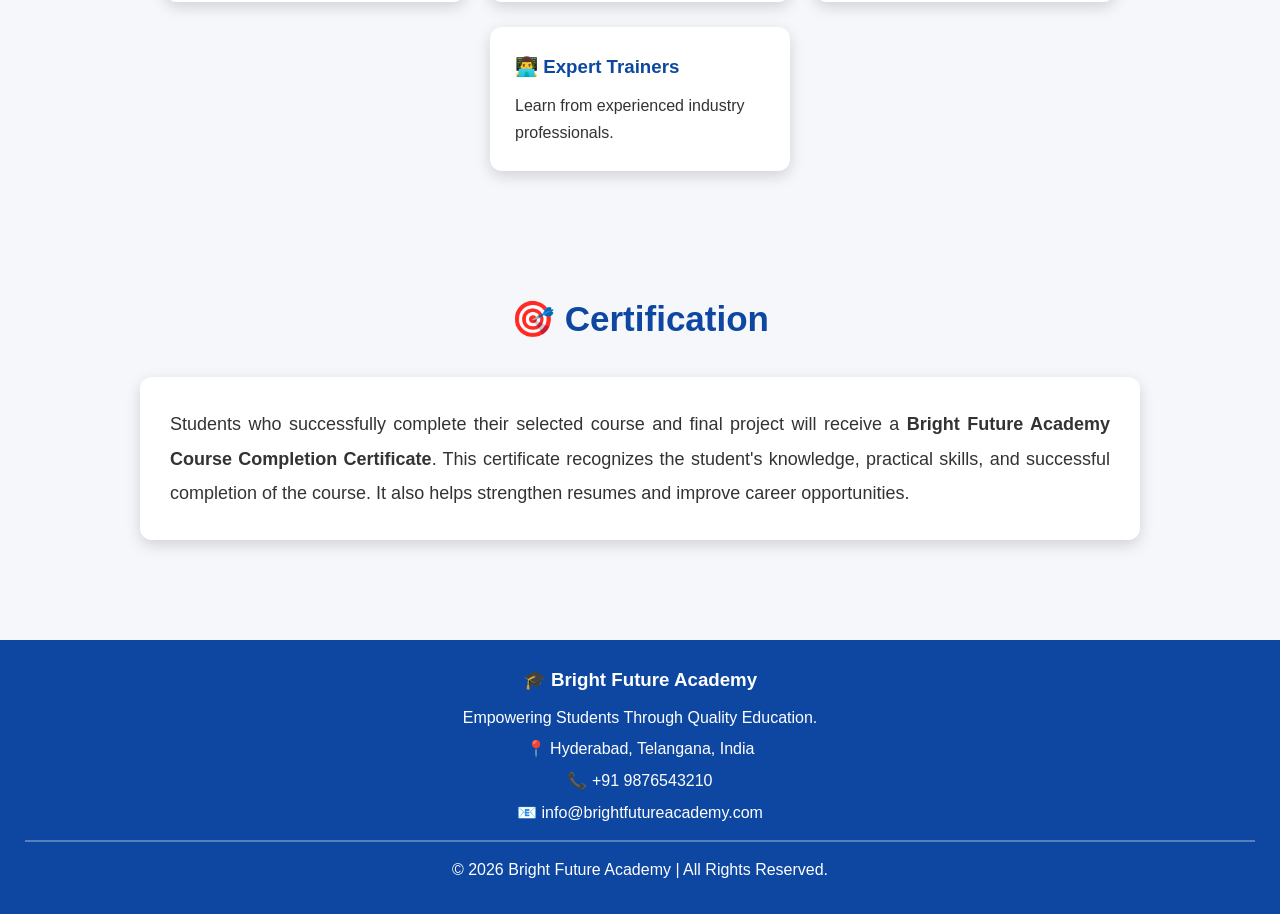
<file: courses.html>
<!DOCTYPE html>
<html lang="en">

<head>
    <meta charset="UTF-8">
    <meta name="viewport" content="width=device-width, initial-scale=1.0">

    <title>Courses | Bright Future Academy</title>

    <meta name="description" content="Courses Offered by Bright Future Academy">

    <link rel="stylesheet" href="style.css">
</head>

<body>

    <!-- Header -->
    <header>

        <h1>🎓 Bright Future Academy</h1>

        <nav>
            <a href="index.html">Home</a>
            <a href="about.html">About</a>
            <a href="courses.html">Courses</a>
            <a href="gallery.html">Gallery</a>
            <a href="contact.html">Contact</a>
        </nav>

    </header>

    <!-- Hero Section -->
    <section class="hero">

        <h2>Our Professional Courses</h2>

        <p>
            Explore our industry-oriented courses designed to improve your
            technical knowledge, practical skills, and career opportunities.
            Learn from experienced faculty and build a successful future
            with Bright Future Academy.
        </p>

    </section>

    <!-- Courses -->
    <section>

        <h2>📚 Courses Offered</h2>

        <div class="cards">

            <div class="card">
                <h3>💻 Web Development</h3>
                <p>HTML, CSS, JavaScript, Responsive Design</p>
                <p><strong>Duration:</strong> 3 Months</p>
                <p><strong>Fee:</strong> ₹8,000</p>
            </div>

            <div class="card">
                <h3>🐍 Python Programming</h3>
                <p>Python Basics, Projects, Problem Solving</p>
                <p><strong>Duration:</strong> 4 Months</p>
                <p><strong>Fee:</strong> ₹10,000</p>
            </div>

            <div class="card">
                <h3>🗄 Database Management</h3>
                <p>SQL, MySQL, Database Design</p>
                <p><strong>Duration:</strong> 2 Months</p>
                <p><strong>Fee:</strong> ₹6,000</p>
            </div>

            <div class="card">
                <h3>📊 Data Analytics</h3>
                <p>Excel, Power BI, Data Visualization</p>
                <p><strong>Duration:</strong> 3 Months</p>
                <p><strong>Fee:</strong> ₹9,000</p>
            </div>

        </div>

    </section>

    <!-- Faculty -->
    <section>

        <h2>👨‍🏫 Faculty Members</h2>

        <div class="cards">

            <div class="card">
                <h3>Mr. Ramesh Kumar</h3>
                <p>Senior Web Development Trainer</p>
            </div>

            <div class="card">
                <h3>Ms. Priya Sharma</h3>
                <p>Python Programming Expert</p>
            </div>

            <div class="card">
                <h3>Mr. Arun Kumar</h3>
                <p>Database Management Faculty</p>
            </div>

            <div class="card">
                <h3>Ms. Sneha</h3>
                <p>Career Guidance Mentor</p>
            </div>

        </div>

    </section>

    <!-- Weekly Timetable -->
    <section>

        <h2>📅 Weekly Timetable</h2>

        <table>

            <tr>
                <th>Day</th>
                <th>Course</th>
                <th>Time</th>
            </tr>

            <tr>
                <td>Monday</td>
                <td>HTML & CSS</td>
                <td>9:00 AM - 11:00 AM</td>
            </tr>

            <tr>
                <td>Tuesday</td>
                <td>JavaScript</td>
                <td>9:00 AM - 11:00 AM</td>
            </tr>

            <tr>
                <td>Wednesday</td>
                <td>Python Programming</td>
                <td>10:00 AM - 12:00 PM</td>
            </tr>

            <tr>
                <td>Thursday</td>
                <td>Database Management</td>
                <td>11:00 AM - 1:00 PM</td>
            </tr>

            <tr>
                <td>Friday</td>
                <td>Data Analytics</td>
                <td>2:00 PM - 4:00 PM</td>
            </tr>

        </table>

    </section>
        <!-- Study Materials -->
    <section>

        <h2>📖 Study Materials</h2>

        <div class="card full-card">

            <ul>
                <li>📘 HTML Notes (PDF)</li>
                <li>📘 CSS Notes (PDF)</li>
                <li>📘 JavaScript Notes (PDF)</li>
                <li>📘 Python Programming Notes (PDF)</li>
                <li>📘 SQL & Database Notes (PDF)</li>
                <li>📘 Data Analytics Notes (PDF)</li>
            </ul>

            <p>
                All study materials are prepared by experienced faculty members.
                Students receive notes, presentations, coding examples,
                assignments, and practice exercises to improve their
                understanding of every topic.
            </p>

        </div>

    </section>

    <!-- Course Benefits -->
    <section>

        <h2>🏆 Course Benefits</h2>

        <div class="cards">

            <div class="card">
                <h3>✅ Practical Projects</h3>
                <p>Real-time hands-on learning experience through practical projects.</p>
            </div>

            <div class="card">
                <h3>📜 Certificate</h3>
                <p>Certificate after successful course completion.</p>
                <p>
                    The certificate strengthens students' resumes and helps
                    them apply for internships, higher education, and jobs.
                </p>
            </div>

            <div class="card">
                <h3>💼 Placement Support</h3>
                <p>Resume building, interview preparation, and career guidance.</p>
            </div>

            <div class="card">
                <h3>👨‍💻 Expert Trainers</h3>
                <p>Learn from experienced industry professionals.</p>
            </div>

        </div>

    </section>

    <!-- Certification -->
    <section>

        <h2>🎯 Certification</h2>

        <div class="card full-card">

            <p>
                Students who successfully complete their selected course
                and final project will receive a
                <strong>Bright Future Academy Course Completion Certificate</strong>.
                This certificate recognizes the student's knowledge,
                practical skills, and successful completion of the course.
                It also helps strengthen resumes and improve career opportunities.
            </p>

        </div>

    </section>

    <!-- Footer -->
    <footer>

        <h3>🎓 Bright Future Academy</h3>

        <p>Empowering Students Through Quality Education.</p>

        <p>📍 Hyderabad, Telangana, India</p>

        <p>📞 +91 9876543210</p>

        <p>📧 info@brightfutureacademy.com</p>

        <hr>

        <p>© 2026 Bright Future Academy | All Rights Reserved.</p>

    </footer>

</body>
</html>
</file>
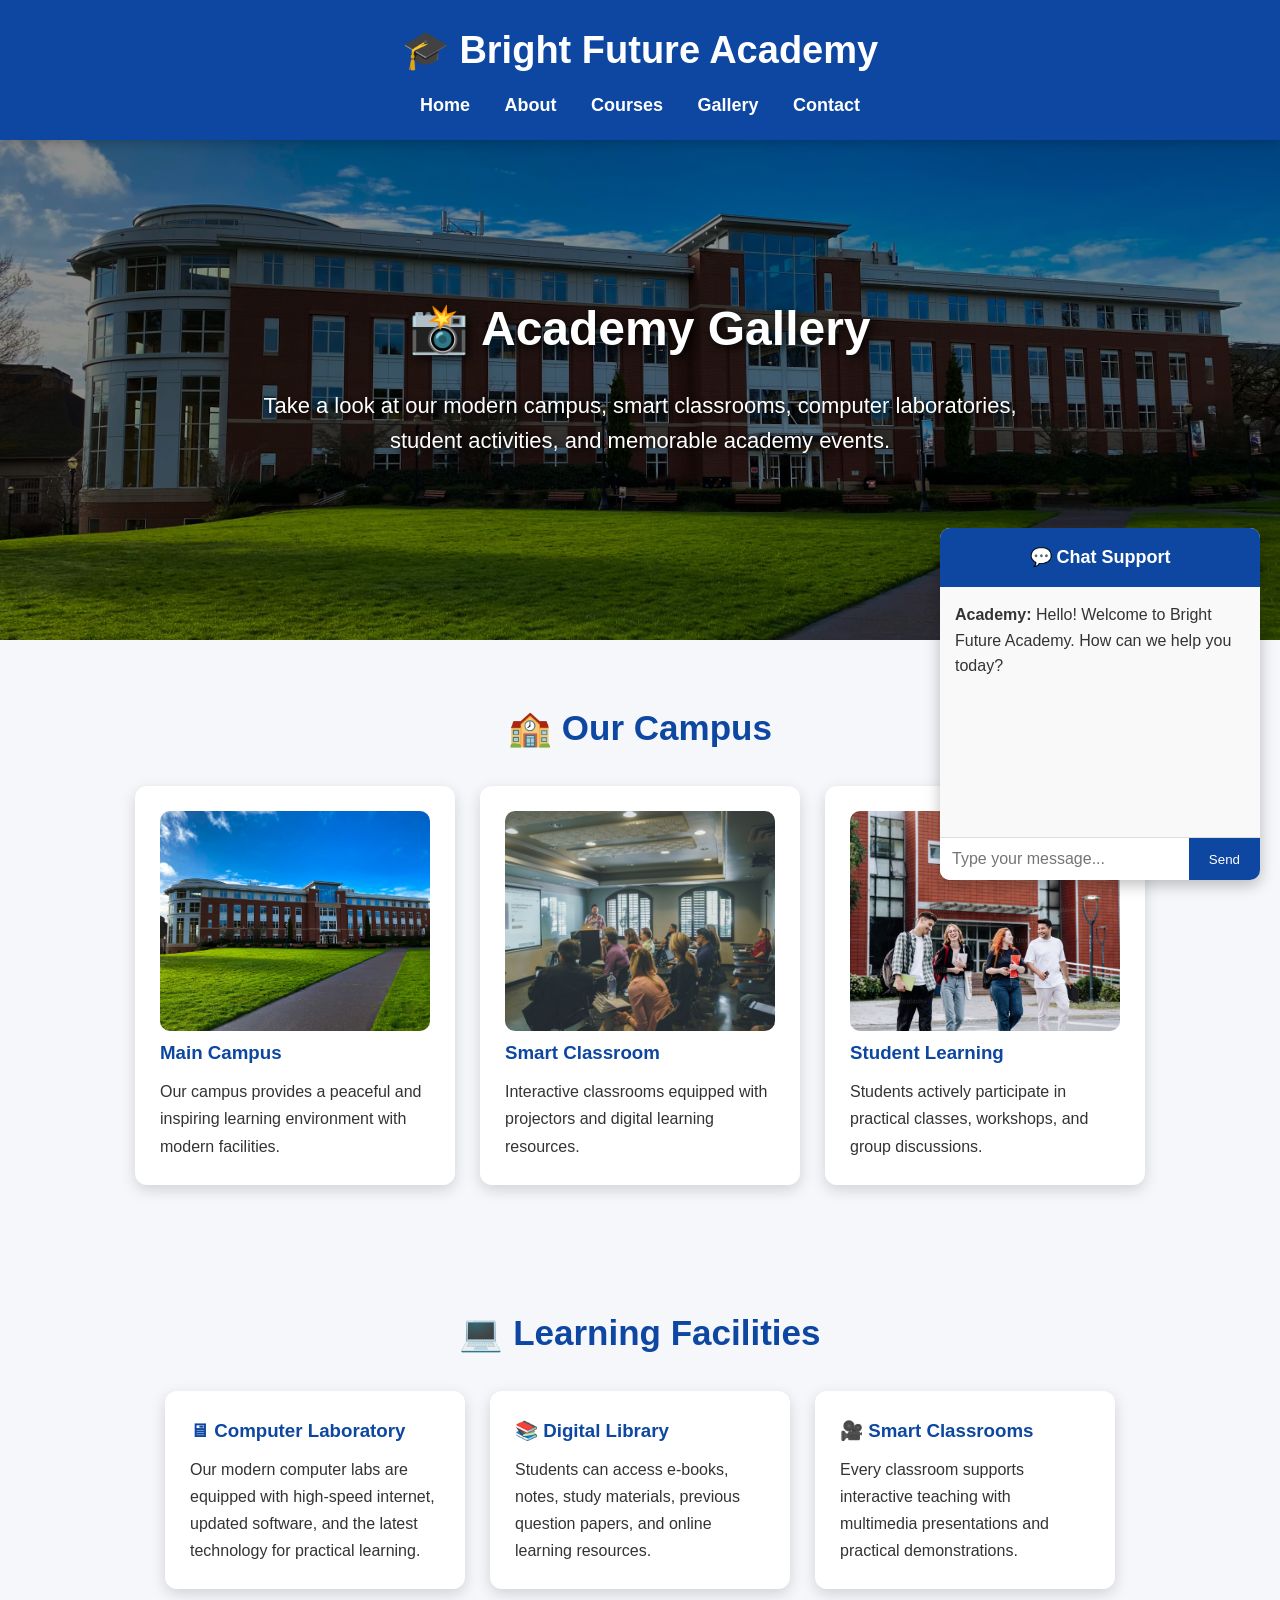
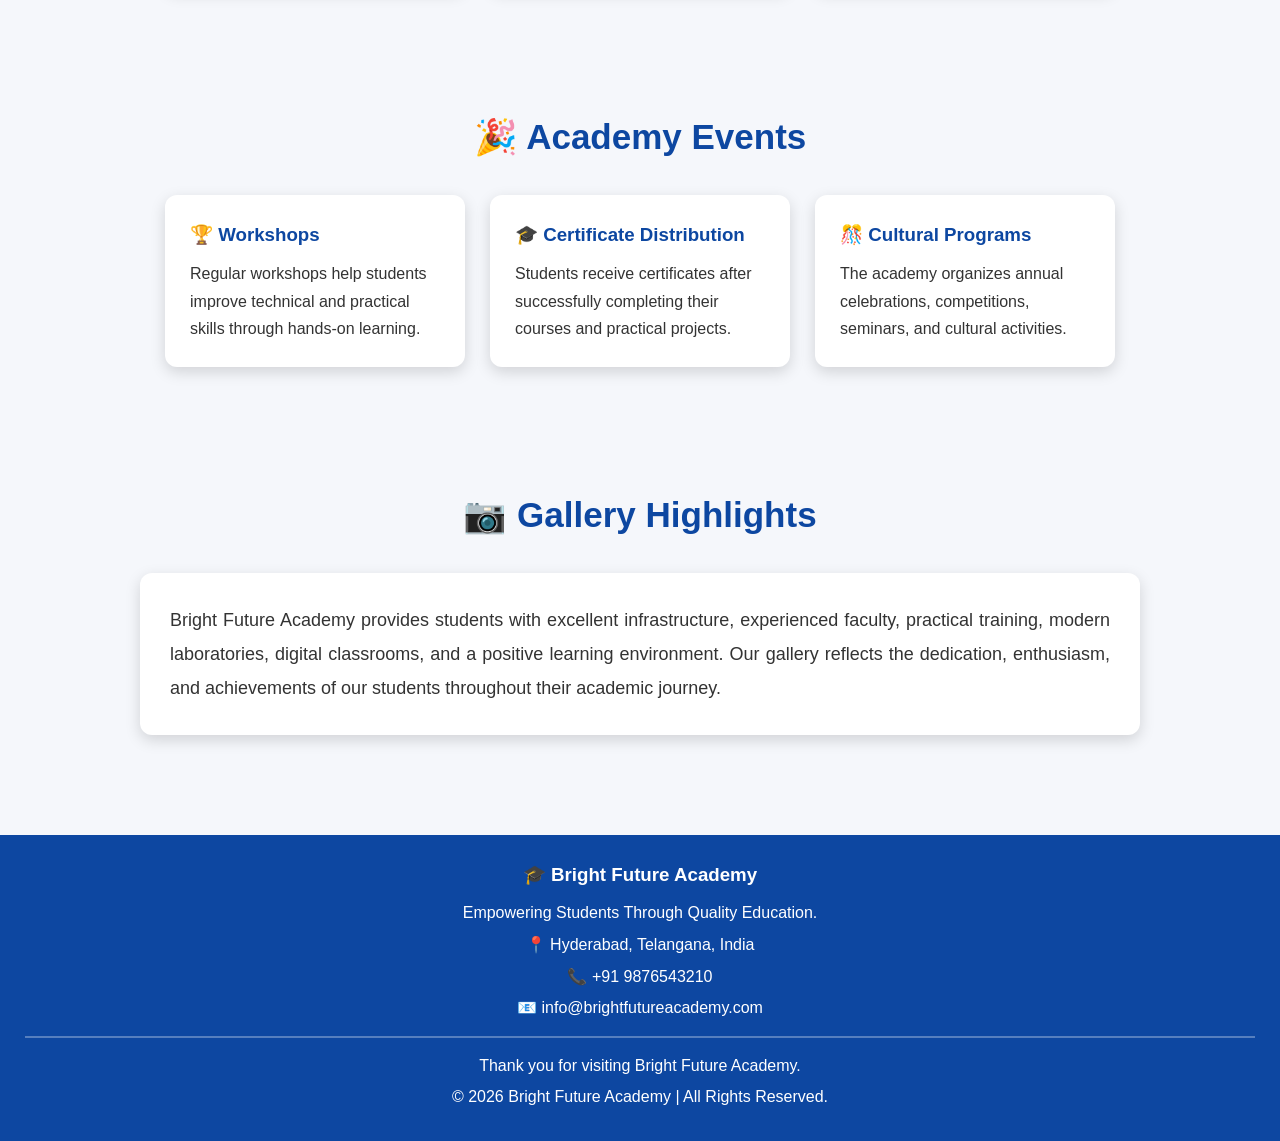
<file: gallery.html>
<!DOCTYPE html>
<html lang="en">

<head>

    <meta charset="UTF-8">
    <meta name="viewport" content="width=device-width, initial-scale=1.0">

    <title>Gallery | Bright Future Academy</title>

    <meta name="description" content="Gallery - Bright Future Academy">

    <link rel="stylesheet" href="style.css">

</head>

<body>

<header>

    <h1>🎓 Bright Future Academy</h1>

    <nav>
        <a href="index.html">Home</a>
        <a href="about.html">About</a>
        <a href="courses.html">Courses</a>
        <a href="gallery.html">Gallery</a>
        <a href="contact.html">Contact</a>
    </nav>

</header>

<section class="hero">

    <h2>📸 Academy Gallery</h2>

    <p>
        Take a look at our modern campus, smart classrooms,
        computer laboratories, student activities, and
        memorable academy events.
    </p>

</section>

<section>

    <h2>🏫 Our Campus</h2>

    <div class="gallery">

        <div class="card">

            <img src="campus.jpg" alt="Academy Campus">

            <h3>Main Campus</h3>

            <p>
                Our campus provides a peaceful and inspiring learning
                environment with modern facilities.
            </p>

        </div>

        <div class="card">

            <img src="classroom.jpg" alt="Smart Classroom">

            <h3>Smart Classroom</h3>

            <p>
                Interactive classrooms equipped with projectors and
                digital learning resources.
            </p>

        </div>

        <div class="card">

            <img src="students.jpg" alt="Students">

            <h3>Student Learning</h3>

            <p>
                Students actively participate in practical classes,
                workshops, and group discussions.
            </p>

        </div>

    </div>

</section>

<section>

    <h2>💻 Learning Facilities</h2>

    <div class="cards">

        <div class="card">

            <h3>🖥 Computer Laboratory</h3>

            <p>
                Our modern computer labs are equipped with high-speed
                internet, updated software, and the latest technology
                for practical learning.
            </p>

        </div>

        <div class="card">

            <h3>📚 Digital Library</h3>

            <p>
                Students can access e-books, notes, study materials,
                previous question papers, and online learning resources.
            </p>

        </div>

        <div class="card">

            <h3>🎥 Smart Classrooms</h3>

            <p>
                Every classroom supports interactive teaching with
                multimedia presentations and practical demonstrations.
            </p>

        </div>

    </div>

</section>

<section>

    <h2>🎉 Academy Events</h2>

    <div class="cards">

        <div class="card">

            <h3>🏆 Workshops</h3>

            <p>
                Regular workshops help students improve technical and
                practical skills through hands-on learning.
            </p>

        </div>

        <div class="card">

            <h3>🎓 Certificate Distribution</h3>

            <p>
                Students receive certificates after successfully
                completing their courses and practical projects.
            </p>

        </div>

        <div class="card">

            <h3>🎊 Cultural Programs</h3>

            <p>
                The academy organizes annual celebrations,
                competitions, seminars, and cultural activities.
            </p>

        </div>

    </div>

</section>

<section>

    <h2>📷 Gallery Highlights</h2>

    <div class="card full-card">

        <p>
            Bright Future Academy provides students with excellent
            infrastructure, experienced faculty, practical training,
            modern laboratories, digital classrooms, and a positive
            learning environment. Our gallery reflects the dedication,
            enthusiasm, and achievements of our students throughout
            their academic journey.
        </p>

    </div>

</section>
<!-- Footer -->
<footer>

    <h3>🎓 Bright Future Academy</h3>

    <p>Empowering Students Through Quality Education.</p>

    <p>📍 Hyderabad, Telangana, India</p>

    <p>📞 +91 9876543210</p>

    <p>📧 info@brightfutureacademy.com</p>

    <hr>

    <p>Thank you for visiting Bright Future Academy.</p>

    <p>© 2026 Bright Future Academy | All Rights Reserved.</p>

</footer>

<!-- Chat Widget -->
<div class="chat-widget">

    <div class="chat-header">
        💬 Chat Support
    </div>

    <div class="chat-body" id="chatBody">
        <p><strong>Academy:</strong> Hello! Welcome to Bright Future Academy. How can we help you today?</p>
    </div>

    <div class="chat-input">
        <input type="text" id="message" placeholder="Type your message...">
        <button onclick="sendMessage()">Send</button>
    </div>

</div>

<!-- JavaScript -->
<script src="script.js"></script>

</body>
</html>
</file>
<file: style.css>
/* ===================================
   Bright Future Academy
   style.css
=================================== */

/* ==========================
   Reset
========================== */

*{
    margin:0;
    padding:0;
    box-sizing:border-box;
    font-family:Arial, Helvetica, sans-serif;
}

html{
    scroll-behavior:smooth;
}

body{
    background:#f5f7fb;
    color:#333;
    line-height:1.6;
}

/* ==========================
   Header
========================== */

header{
    background:#0d47a1;
    color:#fff;
    text-align:center;
    padding:20px;
    position:sticky;
    top:0;
    z-index:1000;
    box-shadow:0 3px 10px rgba(0,0,0,0.2);
}

header h1{
    font-size:38px;
    margin-bottom:10px;
}

nav{
    margin-top:10px;
}

nav a{
    color:#fff;
    text-decoration:none;
    margin:0 15px;
    font-size:18px;
    font-weight:bold;
    transition:0.3s;
}

nav a:hover{
    color:#ffd54f;
}

/* ==========================
   Hero Section
========================== */

.hero{
    background-image:
    linear-gradient(rgba(0,0,0,0.45), rgba(0,0,0,0.45)),
    url("campus.jpg");

    background-size:cover;
    background-position:center;
    background-repeat:no-repeat;

    height:500px;

    display:flex;
    flex-direction:column;
    justify-content:center;
    align-items:center;

    text-align:center;
    padding:20px;
}

.hero h2{
    color:#fff;
    font-size:48px;
    margin-bottom:20px;
    text-shadow:3px 3px 8px rgba(0,0,0,0.8);
}

.hero p{
    color:#fff;
    font-size:22px;
    max-width:800px;
    margin-bottom:30px;
    text-shadow:2px 2px 6px rgba(0,0,0,0.8);
}

/* ==========================
   Buttons
========================== */

.btn{
    display:inline-block;
    background:#ff9800;
    color:#fff;
    text-decoration:none;
    font-size:18px;
    font-weight:bold;
    padding:14px 30px;
    margin:10px;
    border-radius:8px;
    transition:0.3s;
}

.btn:hover{
    background:#e68900;
    transform:scale(1.05);
}
/* ==========================
   Sections
========================== */

section{
    padding:60px 10%;
}

section h2{
    text-align:center;
    color:#0d47a1;
    font-size:35px;
    margin-bottom:30px;
}

/* ==========================
   Cards
========================== */

.cards{
    display:flex;
    flex-wrap:wrap;
    justify-content:center;
    gap:25px;
}

.card{
    width:300px;
    background:#fff;
    padding:25px;
    border-radius:12px;
    box-shadow:0 5px 15px rgba(0,0,0,0.15);
    transition:0.3s ease;
}

.card:hover{
    transform:translateY(-8px);
    box-shadow:0 10px 20px rgba(0,0,0,0.25);
}

.card h3{
    color:#0d47a1;
    margin-bottom:10px;
}

.card p{
    font-size:16px;
    line-height:1.7;
}

/* ==========================
   Gallery
========================== */

.gallery{
    display:flex;
    flex-wrap:wrap;
    justify-content:center;
    gap:25px;
}

.gallery .card{
    width:320px;
}

.gallery img{
    width:100%;
    height:220px;
    object-fit:cover;
    border-radius:10px;
    transition:0.3s;
}

.gallery img:hover{
    transform:scale(1.05);
    opacity:0.9;
}

/* ==========================
   Forms
========================== */

form{
    background:#fff;
    max-width:650px;
    margin:auto;
    padding:30px;
    border-radius:10px;
    box-shadow:0 5px 15px rgba(0,0,0,0.15);
}

label{
    display:block;
    margin-top:15px;
    font-weight:bold;
}

input,
select,
textarea{
    width:100%;
    padding:12px;
    margin-top:8px;
    margin-bottom:15px;
    border:1px solid #ccc;
    border-radius:6px;
    font-size:16px;
}

input:focus,
select:focus,
textarea:focus{
    border:2px solid #0d47a1;
    outline:none;
}

/* ==========================
   Tables
========================== */

table{
    width:100%;
    border-collapse:collapse;
    background:#fff;
    box-shadow:0 5px 15px rgba(0,0,0,0.15);
}

table,
th,
td{
    border:1px solid #ddd;
}

table th{
    background:#0d47a1;
    color:#fff;
    padding:15px;
}

table td{
    padding:15px;
    text-align:center;
}

table tr:nth-child(even){
    background:#f2f2f2;
}
/* ==========================
   Marquee
========================== */

marquee{
    background:#fff3cd;
    color:#795548;
    padding:15px;
    font-size:18px;
    font-weight:bold;
    border-radius:8px;
}

/* ==========================
   Result Messages
========================== */

#result,
#contactResult{
    margin-top:20px;
    padding:15px;
    text-align:center;
    font-size:18px;
    font-weight:bold;
    border-radius:8px;
}

/* ==========================
   About Page
========================== */

.about-card{
    width:100%;
    max-width:1000px;
    margin:auto;
    padding:30px;
    text-align:justify;
}

.about-card p{
    font-size:18px;
    line-height:1.9;
}

/* ==========================
   Full Width Card
========================== */

.full-card{
    width:100%;
    max-width:1000px;
    margin:auto;
    padding:30px;
    text-align:justify;
}

.full-card ul{
    padding-left:25px;
}

.full-card li{
    font-size:18px;
    line-height:2;
}

.full-card p{
    font-size:18px;
    line-height:1.9;
}

/* ==========================
   Footer
========================== */

footer{
    background:#0d47a1;
    color:#fff;
    text-align:center;
    padding:25px;
    margin-top:40px;
}

footer h3{
    margin-bottom:10px;
}

footer p{
    margin:6px 0;
}

footer hr{
    margin:15px 0;
    border:1px solid rgba(255,255,255,0.3);
}

footer a{
    color:#fff;
    text-decoration:none;
}

footer a:hover{
    color:#ffd54f;
}

/* ==========================
   Chat Widget
========================== */

.chat-widget{
    position:fixed;
    bottom:20px;
    right:20px;
    width:320px;
    background:#fff;
    border-radius:10px;
    overflow:hidden;
    box-shadow:0 5px 15px rgba(0,0,0,0.25);
    z-index:999;
}

.chat-header{
    background:#0d47a1;
    color:#fff;
    padding:15px;
    text-align:center;
    font-size:18px;
    font-weight:bold;
}

.chat-body{
    height:250px;
    overflow-y:auto;
    padding:15px;
    background:#f9f9f9;
}

.chat-body p{
    margin-bottom:10px;
}

.chat-input{
    display:flex;
    border-top:1px solid #ddd;
}

.chat-input input{
    flex:1;
    border:none;
    padding:12px;
    margin:0;
    outline:none;
}

.chat-input button{
    background:#0d47a1;
    color:#fff;
    border:none;
    padding:12px 20px;
    cursor:pointer;
    transition:0.3s;
}

.chat-input button:hover{
    background:#1565c0;
}
/* ==========================
   Responsive Design
========================== */

@media (max-width: 992px){

    .hero h2{
        font-size:40px;
    }

    .hero p{
        font-size:20px;
    }

    .cards{
        justify-content:center;
    }

    .card{
        width:45%;
    }

    .gallery .card{
        width:45%;
    }

}

@media (max-width:768px){

    header{
        padding:15px;
    }

    header h1{
        font-size:28px;
    }

    nav{
        display:flex;
        flex-direction:column;
        gap:10px;
    }

    nav a{
        display:block;
        margin:5px 0;
        font-size:17px;
    }

    section{
        padding:40px 5%;
    }

    section h2{
        font-size:28px;
    }

    .hero{
        height:400px;
        padding:15px;
    }

    .hero h2{
        font-size:32px;
    }

    .hero p{
        font-size:18px;
    }

    .btn{
        display:block;
        width:220px;
        margin:10px auto;
        text-align:center;
    }

    .cards{
        flex-direction:column;
        align-items:center;
    }

    .card{
        width:100%;
    }

    .gallery .card{
        width:100%;
    }

    table{
        display:block;
        overflow-x:auto;
        white-space:nowrap;
    }

    .chat-widget{
        width:95%;
        right:2.5%;
        bottom:10px;
    }

}

@media (max-width:480px){

    header h1{
        font-size:24px;
    }

    .hero{
        height:350px;
    }

    .hero h2{
        font-size:26px;
    }

    .hero p{
        font-size:16px;
    }

    section h2{
        font-size:24px;
    }

    .card{
        padding:20px;
    }

    .chat-body{
        height:200px;
    }

    .chat-input input{
        font-size:14px;
    }

    .chat-input button{
        padding:10px 15px;
        font-size:14px;
    }

}
</file>
